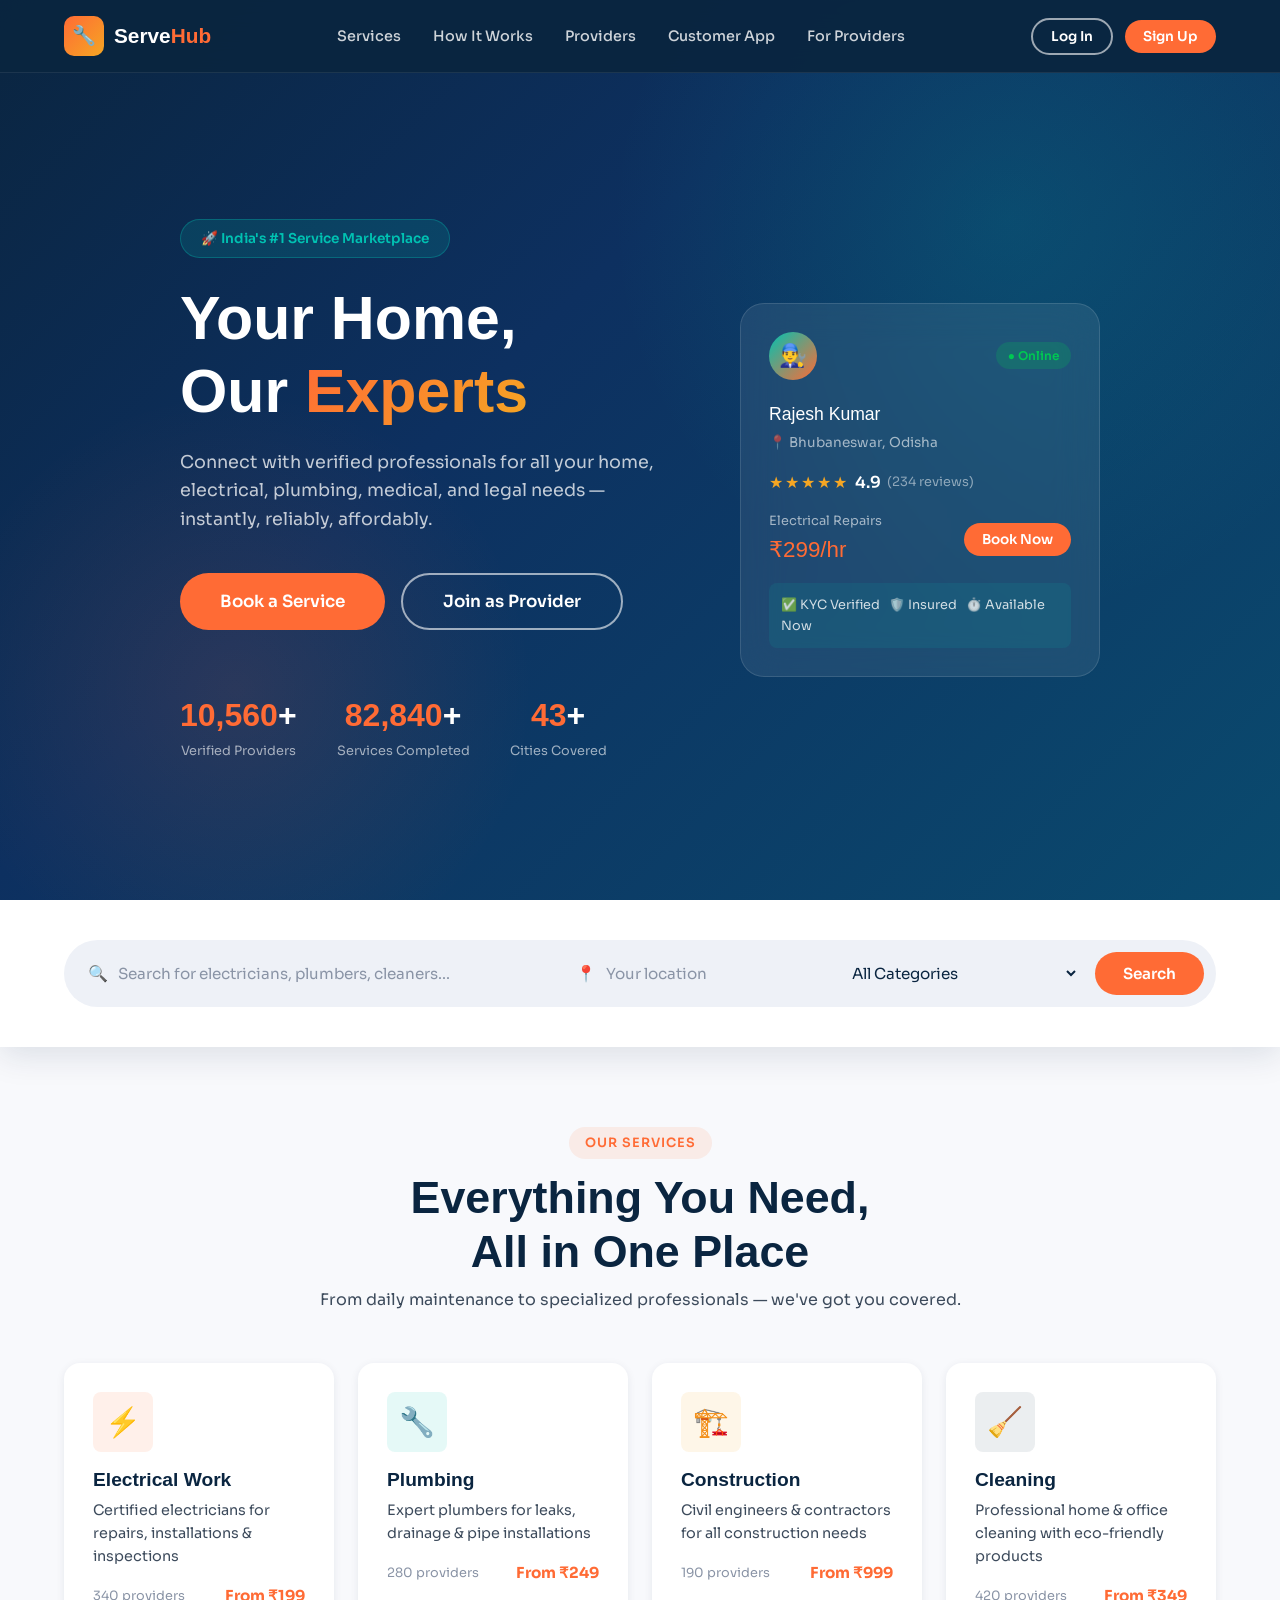
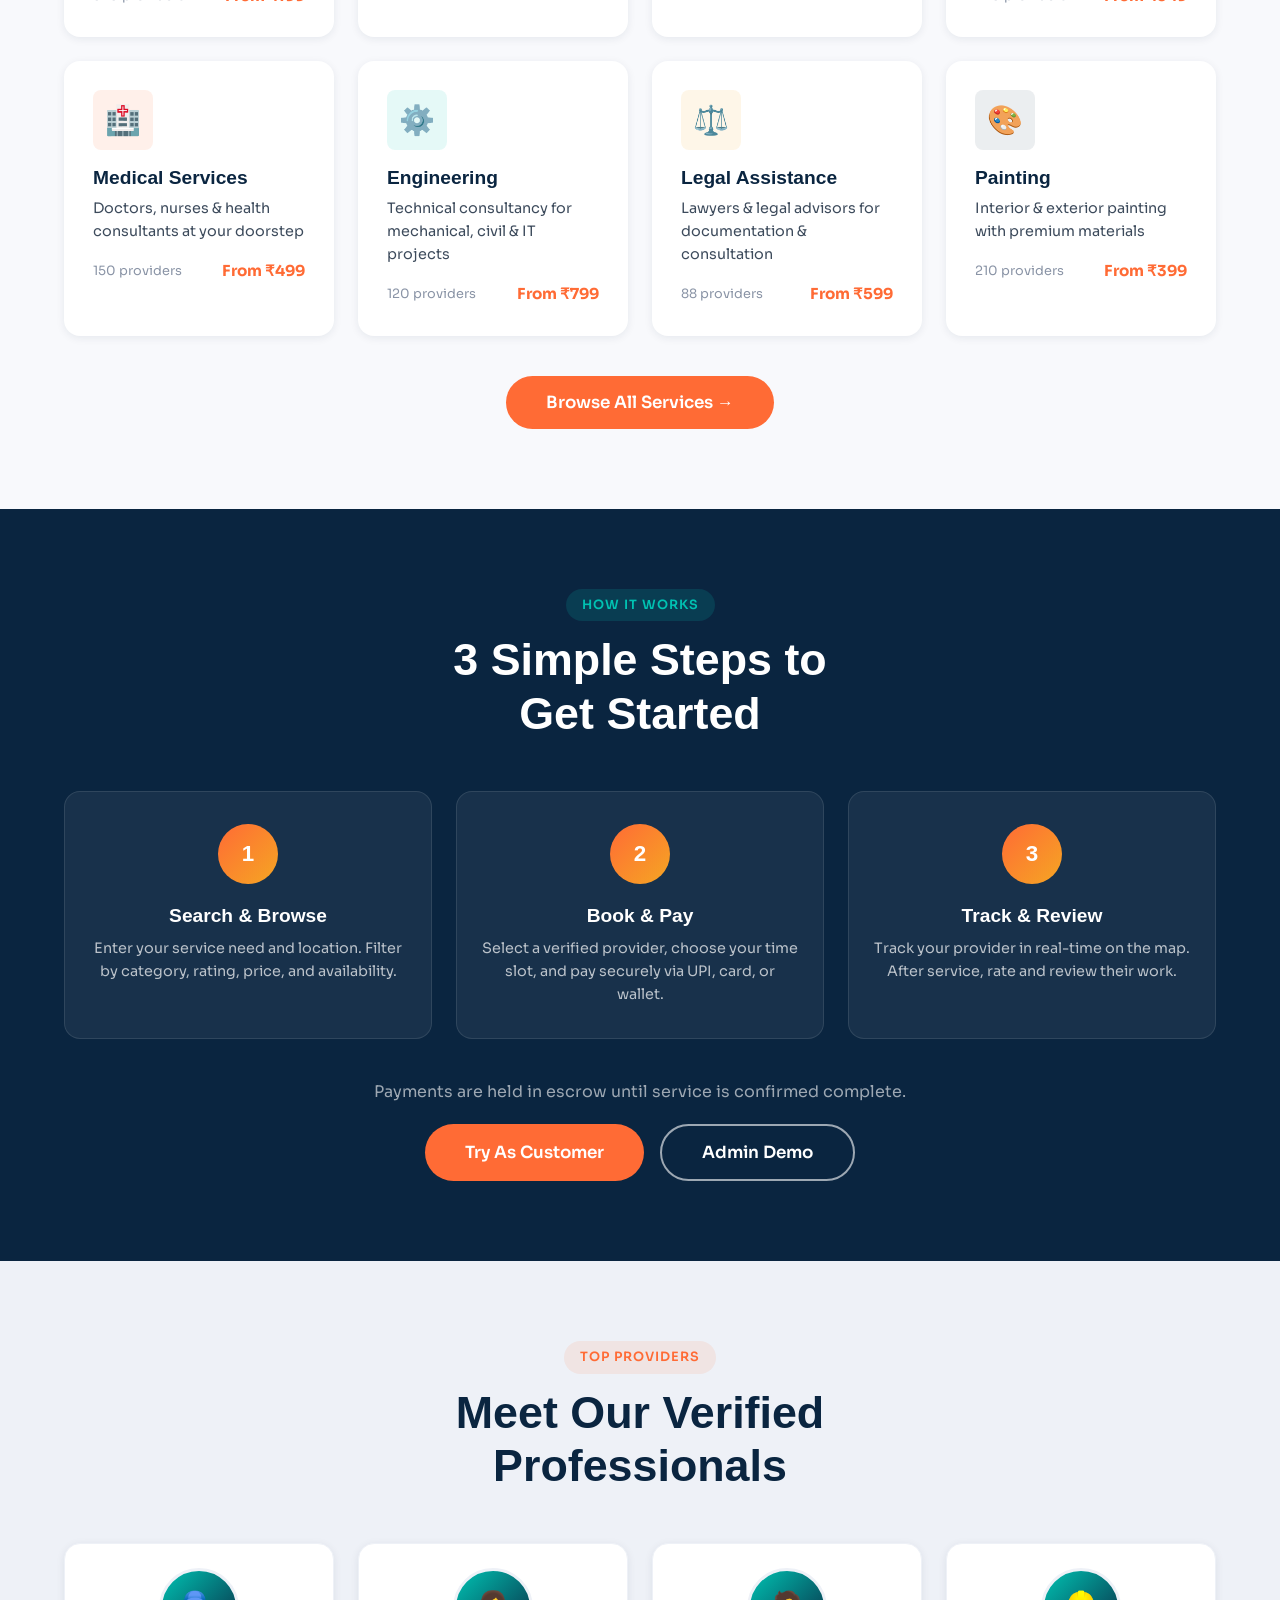
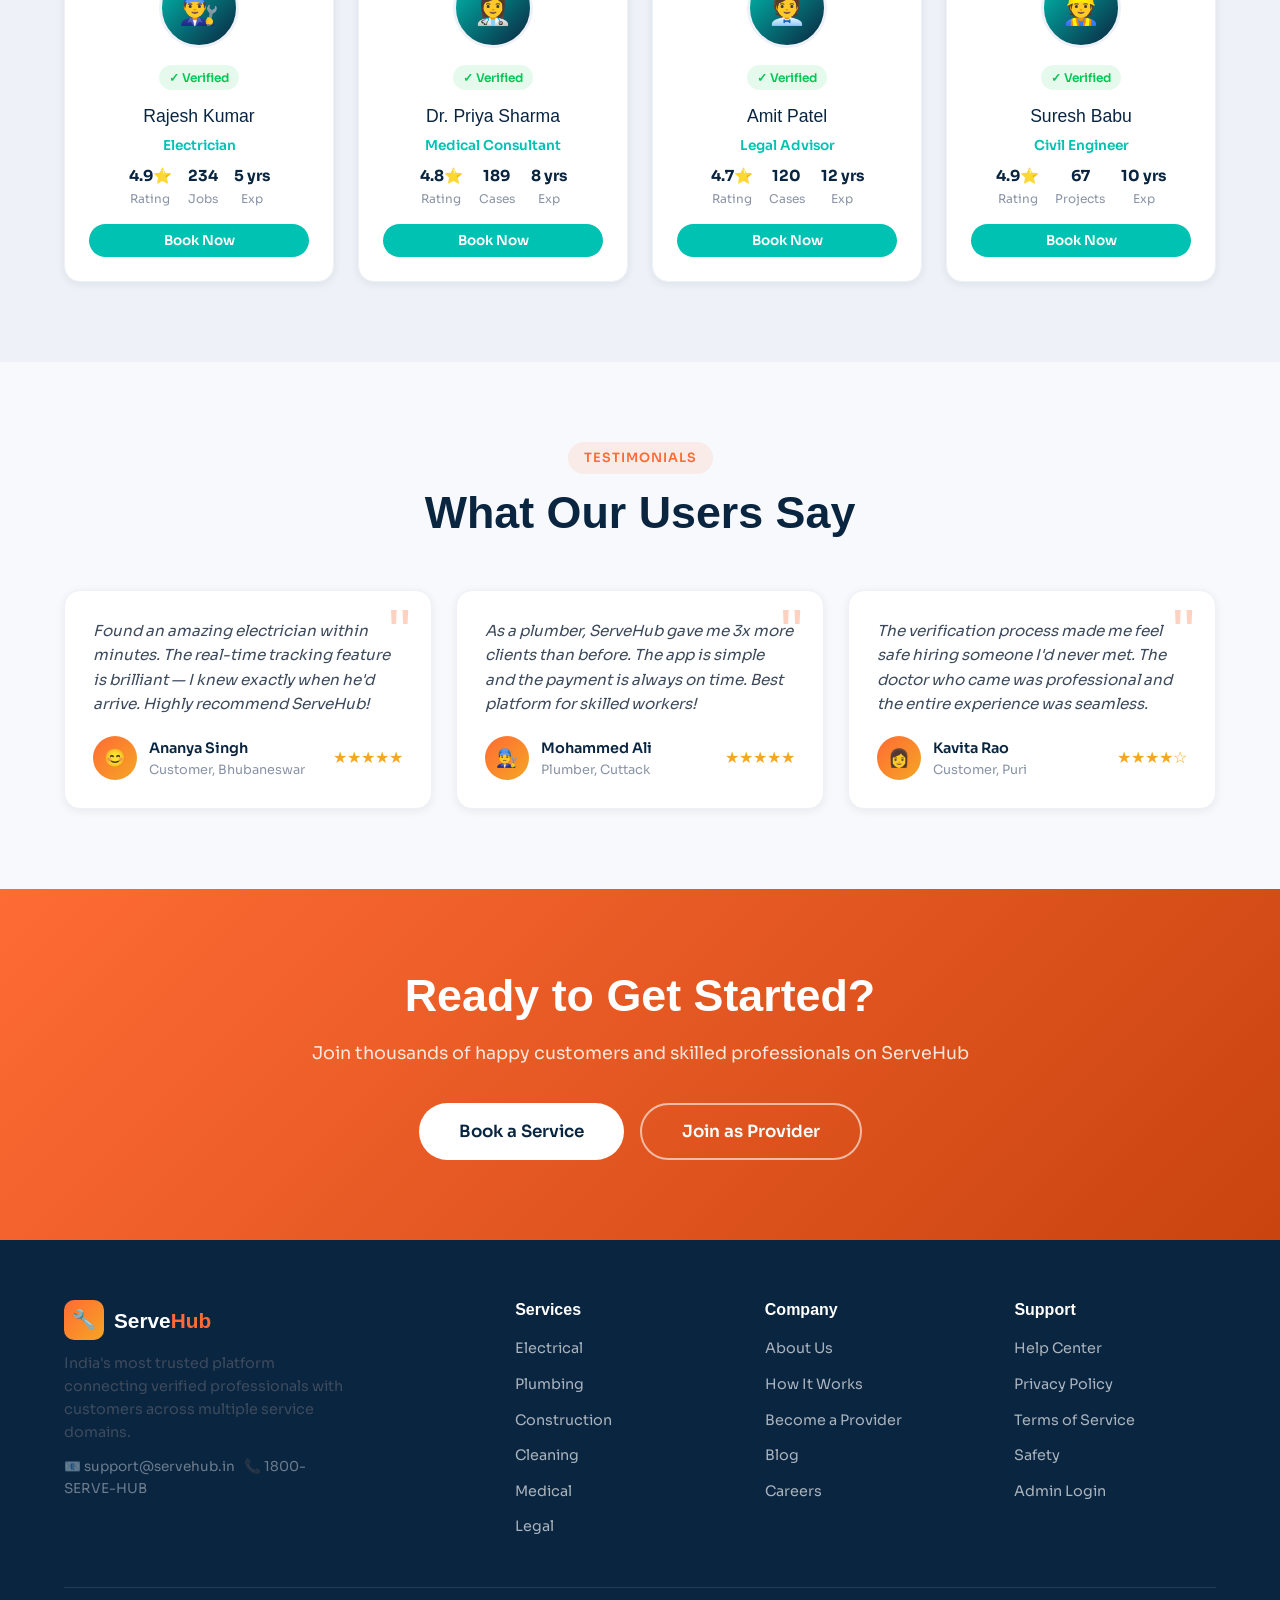
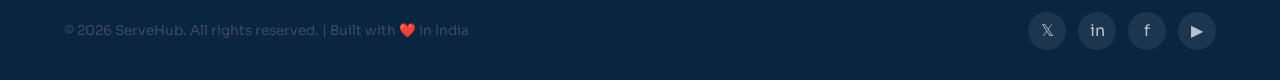
<file: unified-marketplace/index.html>
<!DOCTYPE html>
<html lang="en">
<head>
<meta charset="UTF-8">
<meta name="viewport" content="width=device-width, initial-scale=1.0">
<title>ServeHub – Unified Service Marketplace</title>
<link rel="stylesheet" href="css/style.css">
<link rel="icon" href="data:image/svg+xml,<svg xmlns='http://www.w3.org/2000/svg' viewBox='0 0 100 100'><text y='.9em' font-size='90'>🔧</text></svg>">
</head>
<body>

<!-- NAVBAR -->
<nav class="navbar">
  <div class="container">
    <a href="index.html" class="logo">
      <div class="logo-icon">🔧</div>
      <span class="logo-text">Serve<span>Hub</span></span>
    </a>
    <ul class="nav-links">
      <li><a href="#services">Services</a></li>
      <li><a href="#how-it-works">How It Works</a></li>
      <li><a href="#providers">Providers</a></li>
      <li><a href="customer.html">Customer App</a></li>
      <li><a href="provider.html">For Providers</a></li>
    </ul>
    <div class="nav-actions">
      <button class="btn btn-outline-white btn-sm" data-action="login">Log In</button>
      <button class="btn btn-primary btn-sm" data-action="signup">Sign Up</button>
    </div>
    <button class="hamburger" id="hamburger" aria-label="Menu">
      <span></span><span></span><span></span>
    </button>
  </div>
</nav>

<!-- MOBILE MENU -->
<div class="mobile-menu" id="mobile-menu">
  <a href="#services">Services</a>
  <a href="#how-it-works">How It Works</a>
  <a href="customer.html">Customer App</a>
  <a href="provider.html">For Providers</a>
  <a href="admin.html">Admin Panel</a>
  <button class="btn btn-primary btn-sm" data-action="login" style="width:fit-content">Log In / Sign Up</button>
</div>

<!-- HERO -->
<section class="hero">
  <div class="container flex-between" style="gap:60px; flex-wrap:wrap;">
    <div class="hero-content">
      <div class="hero-badge">🚀 India's #1 Service Marketplace</div>
      <h1>Your Home,<br>Our <span>Experts</span></h1>
      <p>Connect with verified professionals for all your home, electrical, plumbing, medical, and legal needs — instantly, reliably, affordably.</p>
      <div class="hero-actions">
        <button class="btn btn-primary btn-lg" data-action="customer">Book a Service</button>
        <button class="btn btn-outline-white btn-lg" data-action="provider">Join as Provider</button>
      </div>
      <div class="hero-stats">
        <div class="stat-item">
          <div class="stat-number"><span data-count="12000">0</span>+</div>
          <div class="stat-label">Verified Providers</div>
        </div>
        <div class="stat-item">
          <div class="stat-number"><span data-count="95000">0</span>+</div>
          <div class="stat-label">Services Completed</div>
        </div>
        <div class="stat-item">
          <div class="stat-number"><span data-count="50">0</span>+</div>
          <div class="stat-label">Cities Covered</div>
        </div>
      </div>
    </div>
    <div class="hero-visual">
      <div class="hero-card">
        <div class="card-header">
          <div class="card-avatar">👨‍🔧</div>
          <span class="card-badge">● Online</span>
        </div>
        <div class="card-service">Rajesh Kumar</div>
        <div class="card-location">📍 Bhubaneswar, Odisha</div>
        <div class="card-rating">
          <span class="stars">★★★★★</span>
          <span class="rating-val">4.9</span>
          <span class="rating-count">(234 reviews)</span>
        </div>
        <div class="card-price">
          <div>
            <div style="color:rgba(255,255,255,0.6);font-size:0.8rem;">Electrical Repairs</div>
            <div class="price">₹299/hr</div>
          </div>
          <button class="btn btn-primary btn-sm" data-action="book">Book Now</button>
        </div>
        <div style="margin-top:16px; padding:12px; background:rgba(0,194,178,0.1); border-radius:8px; font-size:0.8rem; color:rgba(255,255,255,0.8);">
          ✅ KYC Verified &nbsp; 🛡️ Insured &nbsp; ⏱️ Available Now
        </div>
      </div>
    </div>
  </div>
</section>

<!-- SEARCH BAR -->
<section class="search-section">
  <div class="container">
    <form id="search-form">
      <div class="search-box">
        <div class="search-input-wrap" style="flex:2">
          <span>🔍</span>
          <input type="text" placeholder="Search for electricians, plumbers, cleaners..." />
        </div>
        <div class="search-divider"></div>
        <div class="search-input-wrap" style="flex:1">
          <span>📍</span>
          <input type="text" placeholder="Your location" />
        </div>
        <div class="search-divider"></div>
        <select class="search-select">
          <option>All Categories</option>
          <option>Electrical</option>
          <option>Plumbing</option>
          <option>Cleaning</option>
          <option>Construction</option>
          <option>Medical</option>
          <option>Legal</option>
        </select>
        <button type="submit" class="btn btn-primary" style="margin:4px">Search</button>
      </div>
    </form>
  </div>
</section>

<!-- SERVICES -->
<section class="section" id="services">
  <div class="container">
    <div class="section-header text-center fade-up">
      <div class="section-tag">Our Services</div>
      <h2>Everything You Need,<br>All in One Place</h2>
      <p class="mt-8">From daily maintenance to specialized professionals — we've got you covered.</p>
    </div>
    <div class="grid-4 fade-up">
      <div class="service-card" onclick="window.location.href='customer.html'">
        <div class="service-icon" style="background:rgba(255,107,53,0.1)">⚡</div>
        <h4>Electrical Work</h4>
        <p>Certified electricians for repairs, installations & inspections</p>
        <div class="service-meta">
          <span class="service-providers">340 providers</span>
          <span class="service-price">From ₹199</span>
        </div>
      </div>
      <div class="service-card" onclick="window.location.href='customer.html'">
        <div class="service-icon" style="background:rgba(0,194,178,0.1)">🔧</div>
        <h4>Plumbing</h4>
        <p>Expert plumbers for leaks, drainage & pipe installations</p>
        <div class="service-meta">
          <span class="service-providers">280 providers</span>
          <span class="service-price">From ₹249</span>
        </div>
      </div>
      <div class="service-card" onclick="window.location.href='customer.html'">
        <div class="service-icon" style="background:rgba(245,166,35,0.1)">🏗️</div>
        <h4>Construction</h4>
        <p>Civil engineers & contractors for all construction needs</p>
        <div class="service-meta">
          <span class="service-providers">190 providers</span>
          <span class="service-price">From ₹999</span>
        </div>
      </div>
      <div class="service-card" onclick="window.location.href='customer.html'">
        <div class="service-icon" style="background:rgba(10,37,64,0.08)">🧹</div>
        <h4>Cleaning</h4>
        <p>Professional home & office cleaning with eco-friendly products</p>
        <div class="service-meta">
          <span class="service-providers">420 providers</span>
          <span class="service-price">From ₹349</span>
        </div>
      </div>
      <div class="service-card" onclick="window.location.href='customer.html'">
        <div class="service-icon" style="background:rgba(255,107,53,0.1)">🏥</div>
        <h4>Medical Services</h4>
        <p>Doctors, nurses & health consultants at your doorstep</p>
        <div class="service-meta">
          <span class="service-providers">150 providers</span>
          <span class="service-price">From ₹499</span>
        </div>
      </div>
      <div class="service-card" onclick="window.location.href='customer.html'">
        <div class="service-icon" style="background:rgba(0,194,178,0.1)">⚙️</div>
        <h4>Engineering</h4>
        <p>Technical consultancy for mechanical, civil & IT projects</p>
        <div class="service-meta">
          <span class="service-providers">120 providers</span>
          <span class="service-price">From ₹799</span>
        </div>
      </div>
      <div class="service-card" onclick="window.location.href='customer.html'">
        <div class="service-icon" style="background:rgba(245,166,35,0.1)">⚖️</div>
        <h4>Legal Assistance</h4>
        <p>Lawyers & legal advisors for documentation & consultation</p>
        <div class="service-meta">
          <span class="service-providers">88 providers</span>
          <span class="service-price">From ₹599</span>
        </div>
      </div>
      <div class="service-card" onclick="window.location.href='customer.html'">
        <div class="service-icon" style="background:rgba(10,37,64,0.08)">🎨</div>
        <h4>Painting</h4>
        <p>Interior & exterior painting with premium materials</p>
        <div class="service-meta">
          <span class="service-providers">210 providers</span>
          <span class="service-price">From ₹399</span>
        </div>
      </div>
    </div>
    <div class="text-center mt-40">
      <button class="btn btn-primary btn-lg" data-action="customer">Browse All Services →</button>
    </div>
  </div>
</section>

<!-- HOW IT WORKS -->
<section class="section section-dark" id="how-it-works">
  <div class="container">
    <div class="section-header text-center fade-up">
      <div class="section-tag">How It Works</div>
      <h2 style="color:var(--white)">3 Simple Steps to<br>Get Started</h2>
    </div>
    <div class="grid-3 fade-up">
      <div class="step-card">
        <div class="step-number">1</div>
        <h4>Search & Browse</h4>
        <p>Enter your service need and location. Filter by category, rating, price, and availability.</p>
      </div>
      <div class="step-card">
        <div class="step-number">2</div>
        <h4>Book & Pay</h4>
        <p>Select a verified provider, choose your time slot, and pay securely via UPI, card, or wallet.</p>
      </div>
      <div class="step-card">
        <div class="step-number">3</div>
        <h4>Track & Review</h4>
        <p>Track your provider in real-time on the map. After service, rate and review their work.</p>
      </div>
    </div>
    <div class="text-center mt-40 fade-up">
      <p style="color:rgba(255,255,255,0.6); margin-bottom:20px">Payments are held in escrow until service is confirmed complete.</p>
      <div style="display:flex; gap:16px; justify-content:center; flex-wrap:wrap;">
        <button class="btn btn-primary btn-lg" data-action="customer">Try As Customer</button>
        <button class="btn btn-outline-white btn-lg" data-action="admin">Admin Demo</button>
      </div>
    </div>
  </div>
</section>

<!-- PROVIDERS -->
<section class="section section-alt" id="providers">
  <div class="container">
    <div class="section-header text-center fade-up">
      <div class="section-tag">Top Providers</div>
      <h2>Meet Our Verified<br>Professionals</h2>
    </div>
    <div class="grid-4 fade-up">
      <div class="provider-card">
        <div class="provider-avatar">👨‍🔧</div>
        <div class="verified-badge">✓ Verified</div>
        <div class="provider-name">Rajesh Kumar</div>
        <div class="provider-category">Electrician</div>
        <div class="provider-stats">
          <div class="pstat"><div class="pstat-val">4.9⭐</div><div class="pstat-label">Rating</div></div>
          <div class="pstat"><div class="pstat-val">234</div><div class="pstat-label">Jobs</div></div>
          <div class="pstat"><div class="pstat-val">5 yrs</div><div class="pstat-label">Exp</div></div>
        </div>
        <button class="btn btn-teal btn-sm btn-full" data-action="book">Book Now</button>
      </div>
      <div class="provider-card">
        <div class="provider-avatar">👩‍⚕️</div>
        <div class="verified-badge">✓ Verified</div>
        <div class="provider-name">Dr. Priya Sharma</div>
        <div class="provider-category">Medical Consultant</div>
        <div class="provider-stats">
          <div class="pstat"><div class="pstat-val">4.8⭐</div><div class="pstat-label">Rating</div></div>
          <div class="pstat"><div class="pstat-val">189</div><div class="pstat-label">Cases</div></div>
          <div class="pstat"><div class="pstat-val">8 yrs</div><div class="pstat-label">Exp</div></div>
        </div>
        <button class="btn btn-teal btn-sm btn-full" data-action="book">Book Now</button>
      </div>
      <div class="provider-card">
        <div class="provider-avatar">🧑‍💼</div>
        <div class="verified-badge">✓ Verified</div>
        <div class="provider-name">Amit Patel</div>
        <div class="provider-category">Legal Advisor</div>
        <div class="provider-stats">
          <div class="pstat"><div class="pstat-val">4.7⭐</div><div class="pstat-label">Rating</div></div>
          <div class="pstat"><div class="pstat-val">120</div><div class="pstat-label">Cases</div></div>
          <div class="pstat"><div class="pstat-val">12 yrs</div><div class="pstat-label">Exp</div></div>
        </div>
        <button class="btn btn-teal btn-sm btn-full" data-action="book">Book Now</button>
      </div>
      <div class="provider-card">
        <div class="provider-avatar">👷</div>
        <div class="verified-badge">✓ Verified</div>
        <div class="provider-name">Suresh Babu</div>
        <div class="provider-category">Civil Engineer</div>
        <div class="provider-stats">
          <div class="pstat"><div class="pstat-val">4.9⭐</div><div class="pstat-label">Rating</div></div>
          <div class="pstat"><div class="pstat-val">67</div><div class="pstat-label">Projects</div></div>
          <div class="pstat"><div class="pstat-val">10 yrs</div><div class="pstat-label">Exp</div></div>
        </div>
        <button class="btn btn-teal btn-sm btn-full" data-action="book">Book Now</button>
      </div>
    </div>
  </div>
</section>

<!-- TESTIMONIALS -->
<section class="section">
  <div class="container">
    <div class="section-header text-center fade-up">
      <div class="section-tag">Testimonials</div>
      <h2>What Our Users Say</h2>
    </div>
    <div class="grid-3 fade-up">
      <div class="testimonial-card">
        <p class="testimonial-text">Found an amazing electrician within minutes. The real-time tracking feature is brilliant — I knew exactly when he'd arrive. Highly recommend ServeHub!</p>
        <div class="testimonial-author">
          <div class="t-avatar">😊</div>
          <div><div class="t-name">Ananya Singh</div><div class="t-role">Customer, Bhubaneswar</div></div>
          <span style="margin-left:auto;color:var(--gold)">★★★★★</span>
        </div>
      </div>
      <div class="testimonial-card">
        <p class="testimonial-text">As a plumber, ServeHub gave me 3x more clients than before. The app is simple and the payment is always on time. Best platform for skilled workers!</p>
        <div class="testimonial-author">
          <div class="t-avatar">👨‍🔧</div>
          <div><div class="t-name">Mohammed Ali</div><div class="t-role">Plumber, Cuttack</div></div>
          <span style="margin-left:auto;color:var(--gold)">★★★★★</span>
        </div>
      </div>
      <div class="testimonial-card">
        <p class="testimonial-text">The verification process made me feel safe hiring someone I'd never met. The doctor who came was professional and the entire experience was seamless.</p>
        <div class="testimonial-author">
          <div class="t-avatar">👩</div>
          <div><div class="t-name">Kavita Rao</div><div class="t-role">Customer, Puri</div></div>
          <span style="margin-left:auto;color:var(--gold)">★★★★☆</span>
        </div>
      </div>
    </div>
  </div>
</section>

<!-- CTA BANNER -->
<section style="background: linear-gradient(135deg, var(--accent) 0%, #c9440f 100%); padding: 80px 0;">
  <div class="container text-center">
    <h2 style="color:white; margin-bottom:16px">Ready to Get Started?</h2>
    <p style="color:rgba(255,255,255,0.85); font-size:1.1rem; margin-bottom:36px">Join thousands of happy customers and skilled professionals on ServeHub</p>
    <div style="display:flex; gap:16px; justify-content:center; flex-wrap:wrap">
      <button class="btn btn-white btn-lg" data-action="customer">Book a Service</button>
      <button class="btn btn-outline-white btn-lg" data-action="provider">Join as Provider</button>
    </div>
  </div>
</section>

<!-- FOOTER -->
<footer class="footer">
  <div class="container">
    <div class="footer-grid">
      <div class="footer-brand">
        <a href="index.html" class="logo" style="margin-bottom:12px;">
          <div class="logo-icon">🔧</div>
          <span class="logo-text">Serve<span>Hub</span></span>
        </a>
        <p>India's most trusted platform connecting verified professionals with customers across multiple service domains.</p>
        <p style="margin-top:12px; font-size:0.85rem; color:rgba(255,255,255,0.4)">📧 support@servehub.in &nbsp; 📞 1800-SERVE-HUB</p>
      </div>
      <div>
        <h5>Services</h5>
        <ul class="footer-links">
          <li><a href="#">Electrical</a></li>
          <li><a href="#">Plumbing</a></li>
          <li><a href="#">Construction</a></li>
          <li><a href="#">Cleaning</a></li>
          <li><a href="#">Medical</a></li>
          <li><a href="#">Legal</a></li>
        </ul>
      </div>
      <div>
        <h5>Company</h5>
        <ul class="footer-links">
          <li><a href="#">About Us</a></li>
          <li><a href="#">How It Works</a></li>
          <li><a href="#">Become a Provider</a></li>
          <li><a href="#">Blog</a></li>
          <li><a href="#">Careers</a></li>
        </ul>
      </div>
      <div>
        <h5>Support</h5>
        <ul class="footer-links">
          <li><a href="#">Help Center</a></li>
          <li><a href="#">Privacy Policy</a></li>
          <li><a href="#">Terms of Service</a></li>
          <li><a href="#">Safety</a></li>
          <li><a href="admin.html">Admin Login</a></li>
        </ul>
      </div>
    </div>
    <div class="footer-bottom">
      <p>© 2026 ServeHub. All rights reserved. | Built with ❤️ in India</p>
      <div class="social-links">
        <a href="#" class="social-link">𝕏</a>
        <a href="#" class="social-link">in</a>
        <a href="#" class="social-link">f</a>
        <a href="#" class="social-link">▶</a>
      </div>
    </div>
  </div>
</footer>

<!-- AUTH MODAL -->
<div class="modal-overlay" id="auth-modal">
  <div class="modal">
    <div class="modal-header">
      <div class="modal-title">Welcome to ServeHub 🔧</div>
      <button class="modal-close">✕</button>
    </div>
    <div class="modal-tabs">
      <button class="modal-tab active" data-tab="login-tab">Login</button>
      <button class="modal-tab" data-tab="register-tab">Register</button>
    </div>
    <!-- Login Tab -->
    <div id="login-tab" class="tab-content">
      <form id="login-form">
        <div class="form-group">
          <label class="form-label">Email / Mobile</label>
          <input class="form-control" type="text" name="email" placeholder="Enter your email or mobile" required />
        </div>
        <div class="form-group">
          <label class="form-label">Password</label>
          <input class="form-control" type="password" name="password" placeholder="Enter your password" required />
        </div>
        <button type="submit" class="btn btn-primary btn-full">Login →</button>
      </form>
      <div class="divider"><span>or continue with</span></div>
      <div class="social-login">
        <button class="btn-social" onclick="window.location.href='customer.html'">🔵 Continue with Google</button>
        <button class="btn-social" onclick="window.location.href='customer.html'">🔷 Continue with Facebook</button>
      </div>
    </div>
    <!-- Register Tab -->
    <div id="register-tab" class="tab-content hidden">
      <form id="register-form">
        <div class="form-group">
          <label class="form-label">Full Name</label>
          <input class="form-control" type="text" name="name" placeholder="Enter your full name" required />
        </div>
        <div class="form-group">
          <label class="form-label">Email</label>
          <input class="form-control" type="email" name="email" placeholder="Enter your email" required />
        </div>
        <div class="form-group">
          <label class="form-label">Mobile Number</label>
          <input class="form-control" type="tel" name="mobile" placeholder="+91 XXXXX XXXXX" />
        </div>
        <div class="form-group">
          <label class="form-label">Register As</label>
          <select class="form-control" name="role">
            <option>Customer</option>
            <option>Service Provider</option>
          </select>
        </div>
        <div class="form-group">
          <label class="form-label">Password</label>
          <input class="form-control" type="password" name="password" placeholder="Create a password" required />
        </div>
        <button type="submit" class="btn btn-primary btn-full">Create Account →</button>
      </form>
    </div>
  </div>
</div>

<!-- BOOKING MODAL -->
<div class="modal-overlay" id="booking-modal">
  <div class="modal">
    <div class="modal-header">
      <div class="modal-title">Book a Service 📅</div>
      <button class="modal-close">✕</button>
    </div>
    <form id="booking-form">
      <div class="form-group">
        <label class="form-label">Service Category</label>
        <select class="form-control">
          <option>Electrical Work</option>
          <option>Plumbing</option>
          <option>Cleaning</option>
          <option>Construction</option>
          <option>Medical</option>
          <option>Legal</option>
        </select>
      </div>
      <div class="form-group">
        <label class="form-label">Date</label>
        <input class="form-control" type="date" min="2026-01-01" />
      </div>
      <div class="form-group">
        <label class="form-label">Preferred Time</label>
        <select class="form-control">
          <option>9:00 AM – 11:00 AM</option>
          <option>11:00 AM – 1:00 PM</option>
          <option>2:00 PM – 4:00 PM</option>
          <option>4:00 PM – 6:00 PM</option>
        </select>
      </div>
      <div class="form-group">
        <label class="form-label">Address</label>
        <input class="form-control" type="text" placeholder="Enter your service address" />
      </div>
      <div class="form-group">
        <label class="form-label">Description (optional)</label>
        <textarea class="form-control" rows="3" placeholder="Describe your issue..."></textarea>
      </div>
      <button type="submit" class="btn btn-primary btn-full">Confirm Booking →</button>
    </form>
  </div>
</div>

<script src="js/main.js"></script>
</body>
</html>
</file>
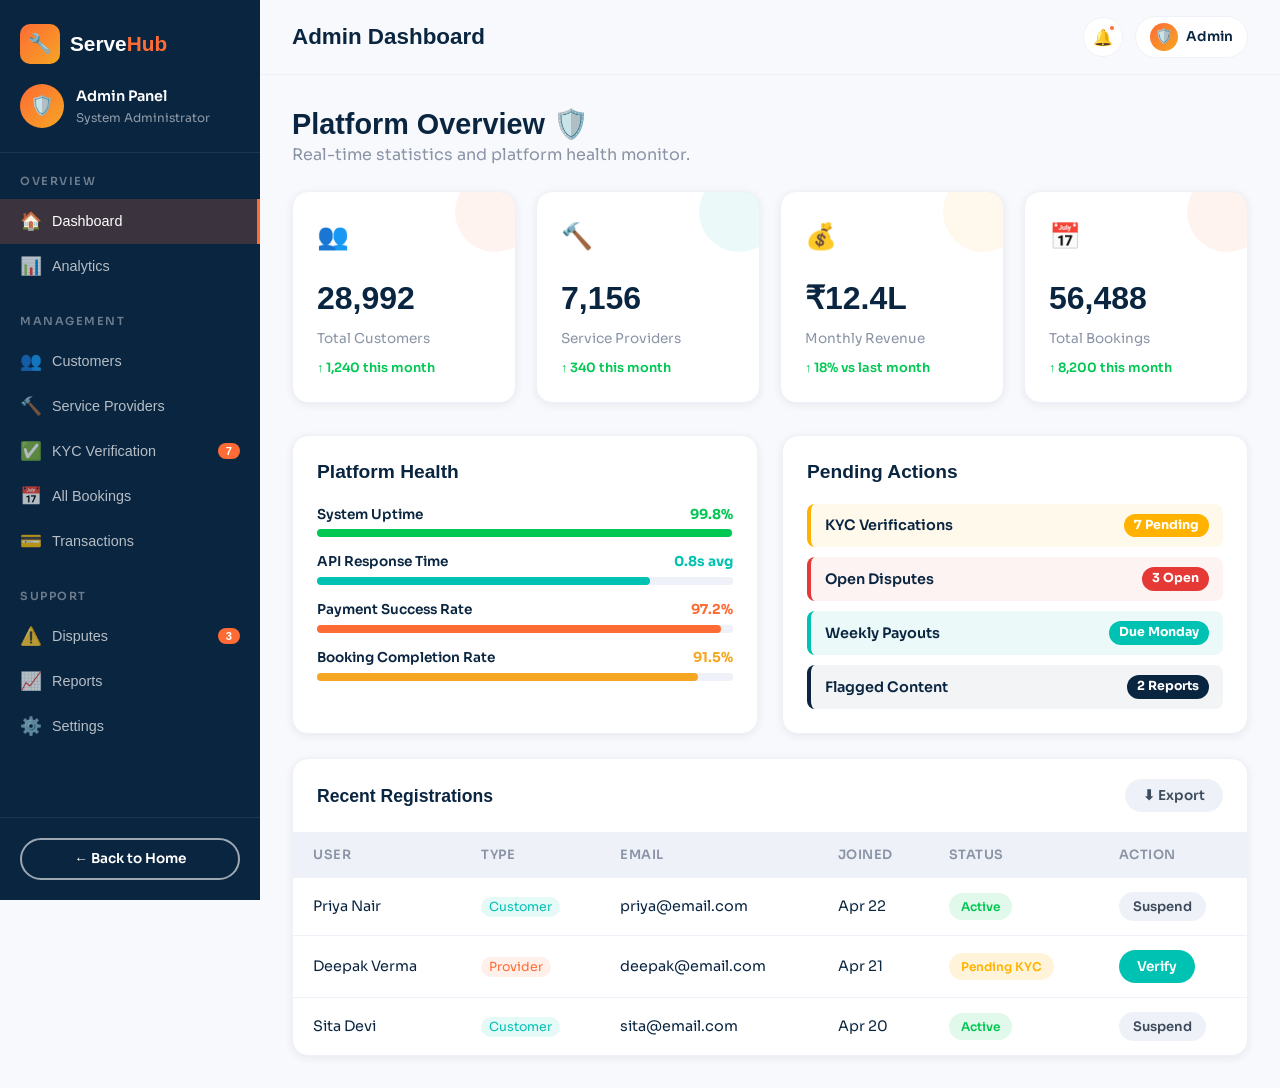
<file: unified-marketplace/admin.html>
<!DOCTYPE html>
<html lang="en">
<head>
<meta charset="UTF-8">
<meta name="viewport" content="width=device-width, initial-scale=1.0">
<title>Admin Panel – ServeHub</title>
<link rel="stylesheet" href="css/style.css">
<link rel="stylesheet" href="css/dashboard.css">
</head>
<body>
<div class="dash-layout">
<aside class="sidebar" id="sidebar">
  <div class="sidebar-header">
    <a href="index.html" class="logo">
      <div class="logo-icon">🔧</div>
      <span class="logo-text">Serve<span>Hub</span></span>
    </a>
    <div class="sidebar-user">
      <div class="sidebar-avatar">🛡️</div>
      <div class="sidebar-user-info">
        <div class="user-name">Admin Panel</div>
        <div class="user-role">System Administrator</div>
      </div>
    </div>
  </div>
  <nav class="sidebar-nav">
    <div class="nav-section">
      <div class="nav-section-label">Overview</div>
      <button class="nav-item active" data-page="dashboard"><span class="nav-icon">🏠</span><span class="nav-label">Dashboard</span></button>
      <button class="nav-item" data-page="analytics"><span class="nav-icon">📊</span><span class="nav-label">Analytics</span></button>
    </div>
    <div class="nav-section">
      <div class="nav-section-label">Management</div>
      <button class="nav-item" data-page="customers"><span class="nav-icon">👥</span><span class="nav-label">Customers</span></button>
      <button class="nav-item" data-page="providers"><span class="nav-icon">🔨</span><span class="nav-label">Service Providers</span></button>
      <button class="nav-item" data-page="verification"><span class="nav-icon">✅</span><span class="nav-label">KYC Verification</span><span class="nav-badge">7</span></button>
      <button class="nav-item" data-page="bookings"><span class="nav-icon">📅</span><span class="nav-label">All Bookings</span></button>
      <button class="nav-item" data-page="transactions"><span class="nav-icon">💳</span><span class="nav-label">Transactions</span></button>
    </div>
    <div class="nav-section">
      <div class="nav-section-label">Support</div>
      <button class="nav-item" data-page="disputes"><span class="nav-icon">⚠️</span><span class="nav-label">Disputes</span><span class="nav-badge">3</span></button>
      <button class="nav-item" data-page="reports"><span class="nav-icon">📈</span><span class="nav-label">Reports</span></button>
      <button class="nav-item" data-page="settings"><span class="nav-icon">⚙️</span><span class="nav-label">Settings</span></button>
    </div>
  </nav>
  <div class="sidebar-footer">
    <a href="index.html" class="btn btn-outline-white btn-sm btn-full">← Back to Home</a>
  </div>
</aside>
<div class="dash-overlay" id="dash-overlay"></div>

<main class="dash-main">
  <div class="dash-topbar">
    <div style="display:flex;align-items:center;gap:16px">
      <button class="topbar-icon-btn" id="mobile-ham" style="display:none">☰</button>
      <div class="topbar-title" id="topbar-title">Admin Dashboard</div>
    </div>
    <div class="topbar-actions">
      <button class="topbar-icon-btn" title="Notifications">🔔<span class="notif-dot"></span></button>
      <div style="display:flex;align-items:center;gap:8px;background:var(--white);border:1.5px solid var(--light-gray);border-radius:99px;padding:6px 14px;font-size:0.85rem;font-weight:600;cursor:pointer">
        <div style="width:28px;height:28px;border-radius:50%;background:linear-gradient(135deg,var(--accent),var(--gold));display:flex;align-items:center;justify-content:center;font-size:0.9rem">🛡️</div>
        Admin
      </div>
    </div>
  </div>

  <div class="dash-content">

    <!-- DASHBOARD -->
    <div class="page-section active" id="page-dashboard">
      <div style="margin-bottom:24px">
        <h3>Platform Overview 🛡️</h3>
        <p class="text-muted">Real-time statistics and platform health monitor.</p>
      </div>
      <div class="stats-grid">
        <div class="stat-card">
          <span class="stat-icon">👥</span>
          <div class="stat-val" data-count="48320">0</div>
          <div class="stat-desc">Total Customers</div>
          <div class="stat-change up">↑ 1,240 this month</div>
        </div>
        <div class="stat-card teal">
          <span class="stat-icon">🔨</span>
          <div class="stat-val" data-count="12089">0</div>
          <div class="stat-desc">Service Providers</div>
          <div class="stat-change up">↑ 340 this month</div>
        </div>
        <div class="stat-card gold">
          <span class="stat-icon">💰</span>
          <div class="stat-val">₹12.4L</div>
          <div class="stat-desc">Monthly Revenue</div>
          <div class="stat-change up">↑ 18% vs last month</div>
        </div>
        <div class="stat-card">
          <span class="stat-icon">📅</span>
          <div class="stat-val" data-count="95420">0</div>
          <div class="stat-desc">Total Bookings</div>
          <div class="stat-change up">↑ 8,200 this month</div>
        </div>
      </div>

      <!-- Platform Health -->
      <div class="grid-2 mb-24">
        <div class="table-card" style="padding:24px">
          <h4 style="margin-bottom:20px">Platform Health</h4>
          <div style="display:flex;flex-direction:column;gap:14px">
            <div>
              <div style="display:flex;justify-content:space-between;margin-bottom:4px"><span style="font-size:0.85rem;font-weight:600">System Uptime</span><span style="color:var(--success);font-weight:700;font-size:0.85rem">99.8%</span></div>
              <div style="background:var(--light-gray);border-radius:99px;height:8px"><div style="width:99.8%;height:100%;background:var(--success);border-radius:99px"></div></div>
            </div>
            <div>
              <div style="display:flex;justify-content:space-between;margin-bottom:4px"><span style="font-size:0.85rem;font-weight:600">API Response Time</span><span style="color:var(--teal);font-weight:700;font-size:0.85rem">0.8s avg</span></div>
              <div style="background:var(--light-gray);border-radius:99px;height:8px"><div style="width:80%;height:100%;background:var(--teal);border-radius:99px"></div></div>
            </div>
            <div>
              <div style="display:flex;justify-content:space-between;margin-bottom:4px"><span style="font-size:0.85rem;font-weight:600">Payment Success Rate</span><span style="color:var(--accent);font-weight:700;font-size:0.85rem">97.2%</span></div>
              <div style="background:var(--light-gray);border-radius:99px;height:8px"><div style="width:97.2%;height:100%;background:var(--accent);border-radius:99px"></div></div>
            </div>
            <div>
              <div style="display:flex;justify-content:space-between;margin-bottom:4px"><span style="font-size:0.85rem;font-weight:600">Booking Completion Rate</span><span style="color:var(--gold);font-weight:700;font-size:0.85rem">91.5%</span></div>
              <div style="background:var(--light-gray);border-radius:99px;height:8px"><div style="width:91.5%;height:100%;background:var(--gold);border-radius:99px"></div></div>
            </div>
          </div>
        </div>
        <div class="table-card" style="padding:24px">
          <h4 style="margin-bottom:20px">Pending Actions</h4>
          <div style="display:flex;flex-direction:column;gap:10px">
            <div style="display:flex;align-items:center;justify-content:space-between;padding:10px 14px;background:rgba(255,179,0,0.08);border-radius:8px;border-left:4px solid var(--warning)">
              <span style="font-size:0.9rem;font-weight:600">KYC Verifications</span>
              <span style="background:var(--warning);color:white;padding:2px 10px;border-radius:99px;font-size:0.78rem;font-weight:700">7 Pending</span>
            </div>
            <div style="display:flex;align-items:center;justify-content:space-between;padding:10px 14px;background:rgba(229,57,53,0.06);border-radius:8px;border-left:4px solid var(--danger)">
              <span style="font-size:0.9rem;font-weight:600">Open Disputes</span>
              <span style="background:var(--danger);color:white;padding:2px 10px;border-radius:99px;font-size:0.78rem;font-weight:700">3 Open</span>
            </div>
            <div style="display:flex;align-items:center;justify-content:space-between;padding:10px 14px;background:rgba(0,194,178,0.08);border-radius:8px;border-left:4px solid var(--teal)">
              <span style="font-size:0.9rem;font-weight:600">Weekly Payouts</span>
              <span style="background:var(--teal);color:white;padding:2px 10px;border-radius:99px;font-size:0.78rem;font-weight:700">Due Monday</span>
            </div>
            <div style="display:flex;align-items:center;justify-content:space-between;padding:10px 14px;background:rgba(10,37,64,0.05);border-radius:8px;border-left:4px solid var(--primary)">
              <span style="font-size:0.9rem;font-weight:600">Flagged Content</span>
              <span style="background:var(--primary);color:white;padding:2px 10px;border-radius:99px;font-size:0.78rem;font-weight:700">2 Reports</span>
            </div>
          </div>
        </div>
      </div>

      <!-- Recent Activity -->
      <div class="table-card">
        <div class="table-header"><div class="table-title">Recent Registrations</div><button class="btn btn-sm" style="background:var(--light-gray);color:var(--dark-gray);border-radius:99px;padding:8px 18px;cursor:pointer;" data-export>⬇ Export</button></div>
        <table class="data-table">
          <thead><tr><th>User</th><th>Type</th><th>Email</th><th>Joined</th><th>Status</th><th>Action</th></tr></thead>
          <tbody>
            <tr><td>Priya Nair</td><td><span style="background:rgba(0,194,178,0.1);color:var(--teal);padding:2px 8px;border-radius:99px;font-size:0.78rem">Customer</span></td><td>priya@email.com</td><td>Apr 22</td><td><span class="status-badge status-active">Active</span></td><td><button class="btn btn-sm" style="background:var(--light-gray);color:var(--dark-gray);border-radius:99px;padding:6px 14px;font-size:0.82rem;cursor:pointer;" data-booking-action="suspend">Suspend</button></td></tr>
            <tr><td>Deepak Verma</td><td><span style="background:rgba(255,107,53,0.1);color:var(--accent);padding:2px 8px;border-radius:99px;font-size:0.78rem">Provider</span></td><td>deepak@email.com</td><td>Apr 21</td><td><span class="status-badge status-pending">Pending KYC</span></td><td><button class="btn btn-sm btn-teal" onclick="document.querySelector('[data-page=verification]').click()">Verify</button></td></tr>
            <tr><td>Sita Devi</td><td><span style="background:rgba(0,194,178,0.1);color:var(--teal);padding:2px 8px;border-radius:99px;font-size:0.78rem">Customer</span></td><td>sita@email.com</td><td>Apr 20</td><td><span class="status-badge status-active">Active</span></td><td><button class="btn btn-sm" style="background:var(--light-gray);color:var(--dark-gray);border-radius:99px;padding:6px 14px;font-size:0.82rem;cursor:pointer;" data-booking-action="suspend">Suspend</button></td></tr>
          </tbody>
        </table>
      </div>
    </div>

    <!-- ANALYTICS -->
    <div class="page-section" id="page-analytics">
      <h3 style="margin-bottom:8px">Platform Analytics</h3>
      <p class="text-muted mb-24">Comprehensive data insights for the platform.</p>
      <div class="stats-grid mb-24">
        <div class="stat-card"><span class="stat-icon">📈</span><div class="stat-val">18%</div><div class="stat-desc">Monthly Growth</div></div>
        <div class="stat-card teal"><span class="stat-icon">⭐</span><div class="stat-val">4.7</div><div class="stat-desc">Avg Platform Rating</div></div>
        <div class="stat-card gold"><span class="stat-icon">🔄</span><div class="stat-val">68%</div><div class="stat-desc">Repeat Customer Rate</div></div>
        <div class="stat-card"><span class="stat-icon">⚡</span><div class="stat-val">23 min</div><div class="stat-desc">Avg Response Time</div></div>
      </div>
      <div class="table-card">
        <div class="table-header"><div class="table-title">Services by Category (This Month)</div></div>
        <div class="chart-container">
          <div style="display:flex;flex-direction:column;gap:10px;padding:0 8px">
            <div><div style="display:flex;justify-content:space-between;margin-bottom:4px"><span style="font-size:0.85rem;font-weight:600">⚡ Electrical</span><span style="font-size:0.85rem;color:var(--mid-gray)">2,840 bookings</span></div><div style="background:var(--light-gray);border-radius:99px;height:12px"><div style="width:85%;height:100%;background:linear-gradient(90deg,var(--accent),var(--gold));border-radius:99px;transition:width 1s"></div></div></div>
            <div><div style="display:flex;justify-content:space-between;margin-bottom:4px"><span style="font-size:0.85rem;font-weight:600">🔧 Plumbing</span><span style="font-size:0.85rem;color:var(--mid-gray)">1,920 bookings</span></div><div style="background:var(--light-gray);border-radius:99px;height:12px"><div style="width:60%;height:100%;background:linear-gradient(90deg,var(--teal),#00e5d2);border-radius:99px"></div></div></div>
            <div><div style="display:flex;justify-content:space-between;margin-bottom:4px"><span style="font-size:0.85rem;font-weight:600">🧹 Cleaning</span><span style="font-size:0.85rem;color:var(--mid-gray)">2,100 bookings</span></div><div style="background:var(--light-gray);border-radius:99px;height:12px"><div style="width:70%;height:100%;background:linear-gradient(90deg,#6C63FF,#a29bfe);border-radius:99px"></div></div></div>
            <div><div style="display:flex;justify-content:space-between;margin-bottom:4px"><span style="font-size:0.85rem;font-weight:600">🏥 Medical</span><span style="font-size:0.85rem;color:var(--mid-gray)">980 bookings</span></div><div style="background:var(--light-gray);border-radius:99px;height:12px"><div style="width:32%;height:100%;background:linear-gradient(90deg,#00b894,#00cec9);border-radius:99px"></div></div></div>
            <div><div style="display:flex;justify-content:space-between;margin-bottom:4px"><span style="font-size:0.85rem;font-weight:600">⚖️ Legal</span><span style="font-size:0.85rem;color:var(--mid-gray)">340 bookings</span></div><div style="background:var(--light-gray);border-radius:99px;height:12px"><div style="width:15%;height:100%;background:linear-gradient(90deg,var(--primary),#1a3a5c);border-radius:99px"></div></div></div>
          </div>
        </div>
      </div>
    </div>

    <!-- CUSTOMERS -->
    <div class="page-section" id="page-customers">
      <h3 style="margin-bottom:8px">Customer Management</h3>
      <p class="text-muted mb-24">View and manage all customer accounts.</p>
      <div class="filter-bar">
        <button class="filter-chip active">All Customers</button>
        <button class="filter-chip">Active</button>
        <button class="filter-chip">Inactive</button>
        <button class="filter-chip">Suspended</button>
      </div>
      <div class="table-card">
        <div class="table-header"><div class="table-title">All Customers</div><button class="btn btn-sm" style="background:var(--light-gray);color:var(--dark-gray);border-radius:99px;padding:8px 18px;cursor:pointer;" data-export>⬇ Export CSV</button></div>
        <table class="data-table">
          <thead><tr><th>Name</th><th>Email</th><th>Mobile</th><th>City</th><th>Bookings</th><th>Total Spent</th><th>Status</th><th>Action</th></tr></thead>
          <tbody>
            <tr><td>Ananya Singh</td><td>ananya@email.com</td><td>+91 98000 11111</td><td>Bhubaneswar</td><td>18</td><td>₹7,420</td><td><span class="status-badge status-active">Active</span></td><td><button class="btn btn-sm" style="background:rgba(229,57,53,0.1);color:var(--danger);border-radius:99px;padding:6px 14px;font-size:0.82rem;cursor:pointer;" data-booking-action="suspend">Suspend</button></td></tr>
            <tr><td>Rahul Sharma</td><td>rahul@email.com</td><td>+91 98765 43210</td><td>Bhubaneswar</td><td>12</td><td>₹4,820</td><td><span class="status-badge status-active">Active</span></td><td><button class="btn btn-sm" style="background:rgba(229,57,53,0.1);color:var(--danger);border-radius:99px;padding:6px 14px;font-size:0.82rem;cursor:pointer;" data-booking-action="suspend">Suspend</button></td></tr>
            <tr><td>Kavita Rao</td><td>kavita@email.com</td><td>+91 97000 22222</td><td>Puri</td><td>7</td><td>₹2,100</td><td><span class="status-badge status-active">Active</span></td><td><button class="btn btn-sm" style="background:rgba(229,57,53,0.1);color:var(--danger);border-radius:99px;padding:6px 14px;font-size:0.82rem;cursor:pointer;" data-booking-action="suspend">Suspend</button></td></tr>
            <tr><td>Vikram Patel</td><td>vikram@email.com</td><td>+91 96000 33333</td><td>Cuttack</td><td>4</td><td>₹1,560</td><td><span class="status-badge status-pending">Inactive</span></td><td><button class="btn btn-sm" style="background:rgba(229,57,53,0.1);color:var(--danger);border-radius:99px;padding:6px 14px;font-size:0.82rem;cursor:pointer;" data-booking-action="suspend">Suspend</button></td></tr>
          </tbody>
        </table>
      </div>
    </div>

    <!-- PROVIDERS -->
    <div class="page-section" id="page-providers">
      <h3 style="margin-bottom:8px">Service Provider Management</h3>
      <p class="text-muted mb-24">Manage all service providers on the platform.</p>
      <div class="table-card">
        <div class="table-header"><div class="table-title">All Service Providers</div><button class="btn btn-sm" style="background:var(--light-gray);color:var(--dark-gray);border-radius:99px;padding:8px 18px;cursor:pointer;" data-export>⬇ Export</button></div>
        <table class="data-table">
          <thead><tr><th>Name</th><th>Category</th><th>City</th><th>Rating</th><th>Jobs</th><th>Earnings</th><th>Status</th><th>Action</th></tr></thead>
          <tbody>
            <tr><td>Rajesh Kumar</td><td>⚡ Electrical</td><td>Bhubaneswar</td><td>⭐ 4.9</td><td>234</td><td>₹28,450</td><td><span class="status-badge status-active">Verified</span></td><td><button class="btn btn-sm" style="background:rgba(229,57,53,0.1);color:var(--danger);border-radius:99px;padding:6px 14px;font-size:0.82rem;cursor:pointer;" data-booking-action="suspend">Suspend</button></td></tr>
            <tr><td>Dr. Priya Sharma</td><td>🏥 Medical</td><td>Bhubaneswar</td><td>⭐ 4.8</td><td>189</td><td>₹94,500</td><td><span class="status-badge status-active">Verified</span></td><td><button class="btn btn-sm" style="background:rgba(229,57,53,0.1);color:var(--danger);border-radius:99px;padding:6px 14px;font-size:0.82rem;cursor:pointer;" data-booking-action="suspend">Suspend</button></td></tr>
            <tr><td>Sunil Das</td><td>🔧 Plumbing</td><td>Cuttack</td><td>⭐ 4.6</td><td>98</td><td>₹18,200</td><td><span class="status-badge status-active">Verified</span></td><td><button class="btn btn-sm" style="background:rgba(229,57,53,0.1);color:var(--danger);border-radius:99px;padding:6px 14px;font-size:0.82rem;cursor:pointer;" data-booking-action="suspend">Suspend</button></td></tr>
            <tr><td>Deepak Verma</td><td>🧹 Cleaning</td><td>Bhubaneswar</td><td>—</td><td>0</td><td>₹0</td><td><span class="status-badge status-pending">Pending KYC</span></td><td><button class="btn btn-sm btn-teal" onclick="document.querySelector('[data-page=verification]').click()">Review</button></td></tr>
          </tbody>
        </table>
      </div>
    </div>

    <!-- KYC VERIFICATION -->
    <div class="page-section" id="page-verification">
      <h3 style="margin-bottom:8px">KYC Verification Queue</h3>
      <p class="text-muted mb-24">Review and approve service provider identity documents.</p>
      <div style="display:flex;flex-direction:column;gap:16px">

        <div class="table-card" style="padding:20px">
          <div style="display:flex;align-items:flex-start;justify-content:space-between;flex-wrap:wrap;gap:12px;margin-bottom:16px">
            <div>
              <div style="font-weight:700;font-size:1.05rem;margin-bottom:4px">Deepak Verma</div>
              <div style="color:var(--mid-gray);font-size:0.85rem">🧹 Cleaning Services · Bhubaneswar &nbsp;|&nbsp; Submitted: Apr 21, 2026</div>
            </div>
            <span class="status-badge status-pending">⏳ Pending Review</span>
          </div>
          <div style="display:grid;grid-template-columns:repeat(auto-fill,minmax(160px,1fr));gap:10px;margin-bottom:16px">
            <div style="background:var(--light-gray);border-radius:8px;padding:14px;text-align:center">
              <div style="font-size:1.8rem;margin-bottom:6px">🪪</div>
              <div style="font-size:0.8rem;font-weight:600">Aadhaar Card</div>
              <div style="font-size:0.75rem;color:var(--success);margin-top:4px">✓ Uploaded</div>
            </div>
            <div style="background:var(--light-gray);border-radius:8px;padding:14px;text-align:center">
              <div style="font-size:1.8rem;margin-bottom:6px">📄</div>
              <div style="font-size:0.8rem;font-weight:600">PAN Card</div>
              <div style="font-size:0.75rem;color:var(--success);margin-top:4px">✓ Uploaded</div>
            </div>
            <div style="background:var(--light-gray);border-radius:8px;padding:14px;text-align:center">
              <div style="font-size:1.8rem;margin-bottom:6px">🎓</div>
              <div style="font-size:0.8rem;font-weight:600">Certificate</div>
              <div style="font-size:0.75rem;color:var(--success);margin-top:4px">✓ Uploaded</div>
            </div>
          </div>
          <form class="approval-form" style="display:flex;gap:12px;flex-wrap:wrap">
            <button type="submit" class="btn btn-teal" data-action="approve">✓ Approve Provider</button>
            <button type="submit" class="btn" style="background:rgba(229,57,53,0.1);color:var(--danger);border:1.5px solid rgba(229,57,53,0.2);border-radius:99px;padding:12px 24px;font-size:0.95rem;cursor:pointer;" data-action="reject">✕ Reject with Reason</button>
          </form>
        </div>

        <div class="table-card" style="padding:20px">
          <div style="display:flex;align-items:flex-start;justify-content:space-between;flex-wrap:wrap;gap:12px;margin-bottom:16px">
            <div>
              <div style="font-weight:700;font-size:1.05rem;margin-bottom:4px">Meera Joshi</div>
              <div style="color:var(--mid-gray);font-size:0.85rem">⚖️ Legal Advisor · Cuttack &nbsp;|&nbsp; Submitted: Apr 22, 2026</div>
            </div>
            <span class="status-badge status-pending">⏳ Pending Review</span>
          </div>
          <div style="display:grid;grid-template-columns:repeat(auto-fill,minmax(160px,1fr));gap:10px;margin-bottom:16px">
            <div style="background:var(--light-gray);border-radius:8px;padding:14px;text-align:center"><div style="font-size:1.8rem;margin-bottom:6px">🪪</div><div style="font-size:0.8rem;font-weight:600">Aadhaar Card</div><div style="font-size:0.75rem;color:var(--success);margin-top:4px">✓ Uploaded</div></div>
            <div style="background:var(--light-gray);border-radius:8px;padding:14px;text-align:center"><div style="font-size:1.8rem;margin-bottom:6px">📄</div><div style="font-size:0.8rem;font-weight:600">Bar Council Cert</div><div style="font-size:0.75rem;color:var(--success);margin-top:4px">✓ Uploaded</div></div>
          </div>
          <form class="approval-form" style="display:flex;gap:12px;flex-wrap:wrap">
            <button type="submit" class="btn btn-teal" data-action="approve">✓ Approve Provider</button>
            <button type="submit" class="btn" style="background:rgba(229,57,53,0.1);color:var(--danger);border:1.5px solid rgba(229,57,53,0.2);border-radius:99px;padding:12px 24px;font-size:0.95rem;cursor:pointer;" data-action="reject">✕ Reject with Reason</button>
          </form>
        </div>
      </div>
    </div>

    <!-- BOOKINGS -->
    <div class="page-section" id="page-bookings">
      <h3 style="margin-bottom:8px">All Bookings</h3>
      <p class="text-muted mb-24">Platform-wide booking management.</p>
      <div class="filter-bar">
        <button class="filter-chip active">All</button>
        <button class="filter-chip">Scheduled</button>
        <button class="filter-chip">In Progress</button>
        <button class="filter-chip">Completed</button>
        <button class="filter-chip">Cancelled</button>
      </div>
      <div class="table-card">
        <div class="table-header"><div class="table-title">Booking Records</div><button class="btn btn-sm" style="background:var(--light-gray);color:var(--dark-gray);border-radius:99px;padding:8px 18px;cursor:pointer;" data-export>⬇ Export</button></div>
        <table class="data-table">
          <thead><tr><th>Booking ID</th><th>Customer</th><th>Provider</th><th>Service</th><th>Date</th><th>Amount</th><th>Status</th></tr></thead>
          <tbody>
            <tr><td>#SH-0425</td><td>Ananya Singh</td><td>Rajesh Kumar</td><td>⚡ Electrical</td><td>Apr 25</td><td>₹450</td><td><span class="status-badge status-pending">Scheduled</span></td></tr>
            <tr><td>#SH-0422</td><td>Rahul Sharma</td><td>Sunil Das</td><td>🔧 Plumbing</td><td>Apr 22</td><td>₹320</td><td><span class="status-badge status-pending">In Progress</span></td></tr>
            <tr><td>#SH-0420</td><td>Kavita Rao</td><td>Rajesh Kumar</td><td>⚡ Fan Install</td><td>Apr 20</td><td>₹380</td><td><span class="status-badge status-active">Completed</span></td></tr>
            <tr><td>#SH-0418</td><td>Vikram Patel</td><td>CleanPro</td><td>🧹 Cleaning</td><td>Apr 18</td><td>₹799</td><td><span class="status-badge status-active">Completed</span></td></tr>
          </tbody>
        </table>
      </div>
    </div>

    <!-- TRANSACTIONS -->
    <div class="page-section" id="page-transactions">
      <h3 style="margin-bottom:8px">Transaction Ledger</h3>
      <p class="text-muted mb-24">Complete financial transaction records.</p>
      <div class="stats-grid mb-24">
        <div class="stat-card gold"><span class="stat-icon">💰</span><div class="stat-val">₹12.4L</div><div class="stat-desc">This Month</div></div>
        <div class="stat-card teal"><span class="stat-icon">🏦</span><div class="stat-val">₹1.24L</div><div class="stat-desc">Platform Commission (10%)</div></div>
        <div class="stat-card"><span class="stat-icon">↩️</span><div class="stat-val">₹28,400</div><div class="stat-desc">Refunds Issued</div></div>
        <div class="stat-card"><span class="stat-icon">📤</span><div class="stat-val">₹9.8L</div><div class="stat-desc">Provider Payouts</div></div>
      </div>
      <div class="table-card">
        <div class="table-header"><div class="table-title">All Transactions</div><button class="btn btn-sm" style="background:var(--light-gray);color:var(--dark-gray);border-radius:99px;padding:8px 18px;cursor:pointer;" data-export>⬇ Export CSV</button></div>
        <table class="data-table">
          <thead><tr><th>Transaction ID</th><th>From</th><th>To</th><th>Amount</th><th>Method</th><th>Date</th><th>Status</th></tr></thead>
          <tbody>
            <tr><td>TXN-001</td><td>Ananya Singh</td><td>Escrow</td><td>₹450</td><td>UPI</td><td>Apr 22</td><td><span class="status-badge status-active">Success</span></td></tr>
            <tr><td>TXN-002</td><td>Escrow</td><td>Rajesh Kumar</td><td>₹405</td><td>Bank Transfer</td><td>Apr 22</td><td><span class="status-badge status-active">Success</span></td></tr>
            <tr><td>TXN-003</td><td>Rahul Sharma</td><td>Escrow</td><td>₹320</td><td>Card</td><td>Apr 22</td><td><span class="status-badge status-completed">Holding</span></td></tr>
            <tr><td>TXN-004</td><td>Kavita Rao</td><td>Refund</td><td>₹599</td><td>UPI Refund</td><td>Apr 10</td><td><span class="status-badge status-completed">Refunded</span></td></tr>
          </tbody>
        </table>
      </div>
    </div>

    <!-- DISPUTES -->
    <div class="page-section" id="page-disputes">
      <h3 style="margin-bottom:8px">Dispute Resolution</h3>
      <p class="text-muted mb-24">Mediate and resolve platform disputes within 48 hours.</p>
      <div style="display:flex;flex-direction:column;gap:16px">
        <div class="table-card" style="padding:20px;border-left:4px solid var(--danger)">
          <div style="display:flex;justify-content:space-between;align-items:flex-start;flex-wrap:wrap;gap:12px;margin-bottom:12px">
            <div>
              <span class="status-badge status-rejected" style="margin-bottom:8px;display:inline-block">⚠️ Open Dispute</span>
              <div style="font-weight:700;font-size:1rem;margin-bottom:4px">Dispute #DSP-001 – Service Quality Issue</div>
              <div style="color:var(--mid-gray);font-size:0.85rem">Customer: Ananya Singh &nbsp;|&nbsp; Provider: Rajesh Kumar &nbsp;|&nbsp; Booking: #SH-0420</div>
            </div>
          </div>
          <div style="background:var(--light-gray);padding:12px;border-radius:8px;font-size:0.85rem;margin-bottom:16px">
            <strong>Customer complaint:</strong> "The electrician did not fix the issue properly. The switch is still not working after his visit. I paid ₹450 and want a refund."
          </div>
          <div style="display:flex;gap:10px;flex-wrap:wrap">
            <button class="btn btn-teal" data-dispute="refund">💰 Process Refund to Customer</button>
            <button class="btn" style="background:rgba(255,179,0,0.1);color:var(--warning);border:1.5px solid rgba(255,179,0,0.3);border-radius:99px;padding:12px 20px;font-size:0.9rem;cursor:pointer;" data-dispute="dismiss">✕ Dismiss Dispute</button>
          </div>
        </div>
        <div class="table-card" style="padding:20px;border-left:4px solid var(--warning)">
          <div style="font-weight:700;font-size:1rem;margin-bottom:4px">Dispute #DSP-002 – No Show by Provider</div>
          <div style="color:var(--mid-gray);font-size:0.85rem;margin-bottom:12px">Customer: Vikram Patel &nbsp;|&nbsp; Provider: CleanPro &nbsp;|&nbsp; Booking: #SH-0418</div>
          <div style="background:var(--light-gray);padding:12px;border-radius:8px;font-size:0.85rem;margin-bottom:16px">
            <strong>Customer complaint:</strong> "The cleaning team never showed up for the scheduled slot. I had to take leave from work."
          </div>
          <div style="display:flex;gap:10px;flex-wrap:wrap">
            <button class="btn btn-teal" data-dispute="refund">💰 Full Refund + ₹50 Coupon</button>
            <button class="btn" style="background:rgba(255,179,0,0.1);color:var(--warning);border:1.5px solid rgba(255,179,0,0.3);border-radius:99px;padding:12px 20px;font-size:0.9rem;cursor:pointer;" data-dispute="dismiss">✕ Dismiss</button>
          </div>
        </div>
      </div>
    </div>

    <!-- REPORTS -->
    <div class="page-section" id="page-reports">
      <h3 style="margin-bottom:8px">Generate Reports</h3>
      <p class="text-muted mb-24">Download platform data and analytics reports.</p>
      <div style="display:grid;grid-template-columns:repeat(auto-fill,minmax(260px,1fr));gap:16px">
        <div class="table-card" style="padding:24px;text-align:center">
          <div style="font-size:3rem;margin-bottom:12px">📊</div>
          <h4 style="margin-bottom:8px">Weekly Report</h4>
          <p style="font-size:0.85rem;margin-bottom:16px">Bookings, revenue, and user activity summary for the past week.</p>
          <button class="btn btn-primary btn-sm" data-export>⬇ Download</button>
        </div>
        <div class="table-card" style="padding:24px;text-align:center">
          <div style="font-size:3rem;margin-bottom:12px">📈</div>
          <h4 style="margin-bottom:8px">Monthly Report</h4>
          <p style="font-size:0.85rem;margin-bottom:16px">Complete monthly analytics including growth metrics and provider performance.</p>
          <button class="btn btn-teal btn-sm" data-export>⬇ Download</button>
        </div>
        <div class="table-card" style="padding:24px;text-align:center">
          <div style="font-size:3rem;margin-bottom:12px">💰</div>
          <h4 style="margin-bottom:8px">Financial Report</h4>
          <p style="font-size:0.85rem;margin-bottom:16px">Transaction ledger, commission earned, and payout records.</p>
          <button class="btn" style="background:var(--gold);color:white;border-radius:99px;padding:8px 18px;font-size:0.85rem;cursor:pointer;font-weight:600;border:none;" data-export>⬇ Download</button>
        </div>
        <div class="table-card" style="padding:24px;text-align:center">
          <div style="font-size:3rem;margin-bottom:12px">👥</div>
          <h4 style="margin-bottom:8px">User Report</h4>
          <p style="font-size:0.85rem;margin-bottom:16px">Customer and provider registration, activity, and churn data.</p>
          <button class="btn btn-primary btn-sm" data-export>⬇ Download</button>
        </div>
      </div>
    </div>

    <!-- SETTINGS -->
    <div class="page-section" id="page-settings">
      <h3 style="margin-bottom:8px">Platform Settings</h3>
      <p class="text-muted mb-24">Configure platform-wide parameters and policies.</p>
      <div class="table-card" style="padding:28px">
        <div style="display:flex;flex-direction:column;gap:24px">
          <div>
            <h4 style="margin-bottom:16px">Platform Configuration</h4>
            <div class="grid-2">
              <div class="form-group"><label class="form-label">Platform Commission (%)</label><input class="form-control" type="number" value="10" /></div>
              <div class="form-group"><label class="form-label">KYC Review SLA (hours)</label><input class="form-control" type="number" value="48" /></div>
              <div class="form-group"><label class="form-label">Provider Payout Frequency</label><select class="form-control"><option selected>Weekly (Every Monday)</option><option>Bi-weekly</option><option>Monthly</option></select></div>
              <div class="form-group"><label class="form-label">Max Booking Cancellation (hours)</label><input class="form-control" type="number" value="2" /></div>
            </div>
          </div>
          <div>
            <h4 style="margin-bottom:16px">Notification Settings</h4>
            <div style="display:flex;flex-direction:column;gap:12px">
              <label style="display:flex;align-items:center;gap:12px;cursor:pointer"><input type="checkbox" checked /> <span>Send email confirmations for all bookings</span></label>
              <label style="display:flex;align-items:center;gap:12px;cursor:pointer"><input type="checkbox" checked /> <span>SMS alerts for payment transactions</span></label>
              <label style="display:flex;align-items:center;gap:12px;cursor:pointer"><input type="checkbox" checked /> <span>Push notifications for real-time tracking</span></label>
              <label style="display:flex;align-items:center;gap:12px;cursor:pointer"><input type="checkbox" /> <span>Daily platform summary email to admin</span></label>
            </div>
          </div>
          <button class="btn btn-primary" onclick="showToast('Settings saved successfully!','success')">Save Settings</button>
        </div>
      </div>
    </div>

  </div>
</main>
</div>

<script src="js/main.js"></script>
<script src="js/dashboard.js"></script>
<script>
  if (window.innerWidth <= 900) document.getElementById('mobile-ham').style.display = 'flex';
  window.addEventListener('resize', () => {
    const ham = document.getElementById('mobile-ham');
    if (ham) ham.style.display = window.innerWidth <= 900 ? 'flex' : 'none';
  });
</script>
</body>
</html>
</file>
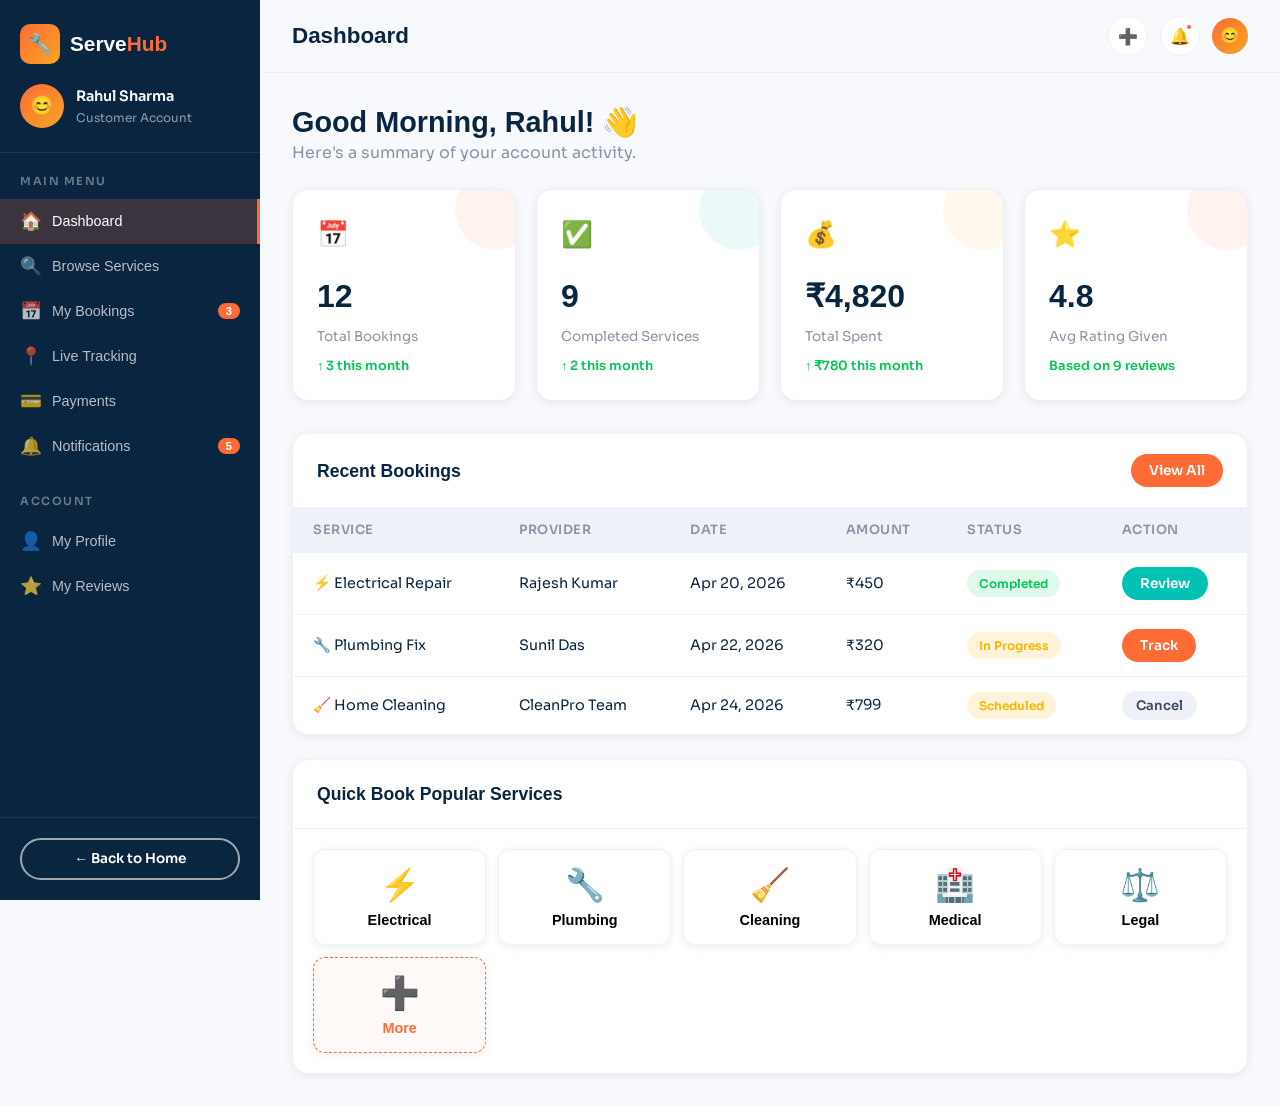
<file: unified-marketplace/customer.html>
<!DOCTYPE html>
<html lang="en">
<head>
<meta charset="UTF-8">
<meta name="viewport" content="width=device-width, initial-scale=1.0">
<title>Customer Dashboard – ServeHub</title>
<link rel="stylesheet" href="css/style.css">
<link rel="stylesheet" href="css/dashboard.css">
</head>
<body>

<!-- SIDEBAR -->
<div class="dash-layout">
<aside class="sidebar" id="sidebar">
  <div class="sidebar-header">
    <a href="index.html" class="logo">
      <div class="logo-icon">🔧</div>
      <span class="logo-text">Serve<span>Hub</span></span>
    </a>
    <div class="sidebar-user">
      <div class="sidebar-avatar">😊</div>
      <div class="sidebar-user-info">
        <div class="user-name">Rahul Sharma</div>
        <div class="user-role">Customer Account</div>
      </div>
    </div>
  </div>
  <nav class="sidebar-nav">
    <div class="nav-section">
      <div class="nav-section-label">Main Menu</div>
      <button class="nav-item active" data-page="dashboard">
        <span class="nav-icon">🏠</span><span class="nav-label">Dashboard</span>
      </button>
      <button class="nav-item" data-page="browse">
        <span class="nav-icon">🔍</span><span class="nav-label">Browse Services</span>
      </button>
      <button class="nav-item" data-page="bookings">
        <span class="nav-icon">📅</span><span class="nav-label">My Bookings</span>
        <span class="nav-badge">3</span>
      </button>
      <button class="nav-item" data-page="tracking">
        <span class="nav-icon">📍</span><span class="nav-label">Live Tracking</span>
      </button>
      <button class="nav-item" data-page="payments">
        <span class="nav-icon">💳</span><span class="nav-label">Payments</span>
      </button>
      <button class="nav-item" data-page="notifications">
        <span class="nav-icon">🔔</span><span class="nav-label">Notifications</span>
        <span class="nav-badge">5</span>
      </button>
    </div>
    <div class="nav-section">
      <div class="nav-section-label">Account</div>
      <button class="nav-item" data-page="profile">
        <span class="nav-icon">👤</span><span class="nav-label">My Profile</span>
      </button>
      <button class="nav-item" data-page="reviews">
        <span class="nav-icon">⭐</span><span class="nav-label">My Reviews</span>
      </button>
    </div>
  </nav>
  <div class="sidebar-footer">
    <a href="index.html" class="btn btn-outline-white btn-sm btn-full">← Back to Home</a>
  </div>
</aside>
<div class="dash-overlay" id="dash-overlay"></div>

<!-- MAIN -->
<main class="dash-main">
  <div class="dash-topbar">
    <div style="display:flex; align-items:center; gap:16px">
      <button class="topbar-icon-btn" id="mobile-ham" style="display:none">☰</button>
      <div class="topbar-title" id="topbar-title">Dashboard</div>
    </div>
    <div class="topbar-actions">
      <button class="topbar-icon-btn" onclick="openModal('booking-modal')" title="Book Service">➕</button>
      <button class="topbar-icon-btn" title="Notifications">
        🔔<span class="notif-dot"></span>
      </button>
      <div style="width:36px;height:36px;border-radius:50%;background:linear-gradient(135deg,var(--accent),var(--gold));display:flex;align-items:center;justify-content:center;cursor:pointer;font-size:1rem;">😊</div>
    </div>
  </div>

  <div class="dash-content">

    <!-- DASHBOARD PAGE -->
    <div class="page-section active" id="page-dashboard">
      <div style="margin-bottom:24px">
        <h3>Good Morning, Rahul! 👋</h3>
        <p class="text-muted">Here's a summary of your account activity.</p>
      </div>
      <div class="stats-grid">
        <div class="stat-card">
          <span class="stat-icon">📅</span>
          <div class="stat-val">12</div>
          <div class="stat-desc">Total Bookings</div>
          <div class="stat-change up">↑ 3 this month</div>
        </div>
        <div class="stat-card teal">
          <span class="stat-icon">✅</span>
          <div class="stat-val">9</div>
          <div class="stat-desc">Completed Services</div>
          <div class="stat-change up">↑ 2 this month</div>
        </div>
        <div class="stat-card gold">
          <span class="stat-icon">💰</span>
          <div class="stat-val">₹4,820</div>
          <div class="stat-desc">Total Spent</div>
          <div class="stat-change up">↑ ₹780 this month</div>
        </div>
        <div class="stat-card">
          <span class="stat-icon">⭐</span>
          <div class="stat-val">4.8</div>
          <div class="stat-desc">Avg Rating Given</div>
          <div class="stat-change up">Based on 9 reviews</div>
        </div>
      </div>

      <!-- Recent Bookings -->
      <div class="table-card mb-24">
        <div class="table-header">
          <div class="table-title">Recent Bookings</div>
          <button class="btn btn-primary btn-sm" onclick="document.querySelector('[data-page=bookings]').click()">View All</button>
        </div>
        <table class="data-table">
          <thead><tr><th>Service</th><th>Provider</th><th>Date</th><th>Amount</th><th>Status</th><th>Action</th></tr></thead>
          <tbody>
            <tr>
              <td>⚡ Electrical Repair</td>
              <td>Rajesh Kumar</td>
              <td>Apr 20, 2026</td>
              <td>₹450</td>
              <td><span class="status-badge status-active">Completed</span></td>
              <td><button class="btn btn-sm btn-teal" data-booking-action="review">Review</button></td>
            </tr>
            <tr>
              <td>🔧 Plumbing Fix</td>
              <td>Sunil Das</td>
              <td>Apr 22, 2026</td>
              <td>₹320</td>
              <td><span class="status-badge status-pending">In Progress</span></td>
              <td><button class="btn btn-sm btn-primary" data-booking-action="track">Track</button></td>
            </tr>
            <tr>
              <td>🧹 Home Cleaning</td>
              <td>CleanPro Team</td>
              <td>Apr 24, 2026</td>
              <td>₹799</td>
              <td><span class="status-badge status-pending">Scheduled</span></td>
              <td><button class="btn btn-sm" style="background:var(--light-gray);color:var(--dark-gray);border-radius:99px;padding:6px 14px;font-size:0.82rem;cursor:pointer;" data-booking-action="cancel">Cancel</button></td>
            </tr>
          </tbody>
        </table>
      </div>

      <!-- Quick Book -->
      <div class="table-card">
        <div class="table-header">
          <div class="table-title">Quick Book Popular Services</div>
        </div>
        <div style="padding:20px; display:grid; grid-template-columns:repeat(auto-fill,minmax(160px,1fr)); gap:12px;">
          <button class="service-card" style="text-align:center;padding:16px;border:1.5px solid var(--light-gray);border-radius:12px;cursor:pointer;background:var(--white);" onclick="openModal('booking-modal')">
            <div style="font-size:2rem;margin-bottom:8px">⚡</div><div style="font-weight:600;font-size:0.9rem">Electrical</div>
          </button>
          <button class="service-card" style="text-align:center;padding:16px;border:1.5px solid var(--light-gray);border-radius:12px;cursor:pointer;background:var(--white);" onclick="openModal('booking-modal')">
            <div style="font-size:2rem;margin-bottom:8px">🔧</div><div style="font-weight:600;font-size:0.9rem">Plumbing</div>
          </button>
          <button class="service-card" style="text-align:center;padding:16px;border:1.5px solid var(--light-gray);border-radius:12px;cursor:pointer;background:var(--white);" onclick="openModal('booking-modal')">
            <div style="font-size:2rem;margin-bottom:8px">🧹</div><div style="font-weight:600;font-size:0.9rem">Cleaning</div>
          </button>
          <button class="service-card" style="text-align:center;padding:16px;border:1.5px solid var(--light-gray);border-radius:12px;cursor:pointer;background:var(--white);" onclick="openModal('booking-modal')">
            <div style="font-size:2rem;margin-bottom:8px">🏥</div><div style="font-weight:600;font-size:0.9rem">Medical</div>
          </button>
          <button class="service-card" style="text-align:center;padding:16px;border:1.5px solid var(--light-gray);border-radius:12px;cursor:pointer;background:var(--white);" onclick="openModal('booking-modal')">
            <div style="font-size:2rem;margin-bottom:8px">⚖️</div><div style="font-weight:600;font-size:0.9rem">Legal</div>
          </button>
          <button class="service-card" style="text-align:center;padding:16px;border:1.5px dashed var(--accent);border-radius:12px;cursor:pointer;background:rgba(255,107,53,0.04);color:var(--accent);" onclick="openModal('booking-modal')">
            <div style="font-size:2rem;margin-bottom:8px">➕</div><div style="font-weight:600;font-size:0.9rem">More</div>
          </button>
        </div>
      </div>
    </div>

    <!-- BROWSE PAGE -->
    <div class="page-section" id="page-browse">
      <h3 style="margin-bottom:8px">Browse Services</h3>
      <p class="text-muted mb-24">Filter and find the right professional for your needs.</p>
      <div class="filter-bar">
        <button class="filter-chip active">All</button>
        <button class="filter-chip">⚡ Electrical</button>
        <button class="filter-chip">🔧 Plumbing</button>
        <button class="filter-chip">🧹 Cleaning</button>
        <button class="filter-chip">🏥 Medical</button>
        <button class="filter-chip">🏗️ Construction</button>
        <button class="filter-chip">⚖️ Legal</button>
        <button class="filter-chip">⭐ Top Rated</button>
        <button class="filter-chip">📍 Nearby</button>
      </div>
      <div style="display:grid;grid-template-columns:repeat(auto-fill,minmax(280px,1fr));gap:20px">
        <!-- Provider Cards -->
        <div class="provider-card" style="text-align:left;padding:20px">
          <div style="display:flex;gap:14px;align-items:flex-start">
            <div class="provider-avatar" style="width:56px;height:56px;font-size:1.4rem;flex-shrink:0">👨‍🔧</div>
            <div style="flex:1">
              <div class="verified-badge" style="margin-bottom:4px">✓ Verified</div>
              <div class="provider-name" style="font-size:1rem">Rajesh Kumar</div>
              <div class="provider-category">⚡ Electrician · Bhubaneswar</div>
              <div style="color:var(--gold);margin:6px 0;font-size:0.9rem">★★★★★ <span style="color:var(--mid-gray);font-size:0.8rem">(234)</span></div>
              <div style="display:flex;justify-content:space-between;align-items:center">
                <span style="font-weight:700;color:var(--accent)">₹299/hr</span>
                <button class="btn btn-primary btn-sm" onclick="openModal('booking-modal')">Book</button>
              </div>
            </div>
          </div>
        </div>
        <div class="provider-card" style="text-align:left;padding:20px">
          <div style="display:flex;gap:14px;align-items:flex-start">
            <div class="provider-avatar" style="width:56px;height:56px;font-size:1.4rem;flex-shrink:0">👩‍⚕️</div>
            <div style="flex:1">
              <div class="verified-badge" style="margin-bottom:4px">✓ Verified</div>
              <div class="provider-name" style="font-size:1rem">Dr. Priya Sharma</div>
              <div class="provider-category">🏥 Medical · Bhubaneswar</div>
              <div style="color:var(--gold);margin:6px 0;font-size:0.9rem">★★★★★ <span style="color:var(--mid-gray);font-size:0.8rem">(189)</span></div>
              <div style="display:flex;justify-content:space-between;align-items:center">
                <span style="font-weight:700;color:var(--accent)">₹599/visit</span>
                <button class="btn btn-primary btn-sm" onclick="openModal('booking-modal')">Book</button>
              </div>
            </div>
          </div>
        </div>
        <div class="provider-card" style="text-align:left;padding:20px">
          <div style="display:flex;gap:14px;align-items:flex-start">
            <div class="provider-avatar" style="width:56px;height:56px;font-size:1.4rem;flex-shrink:0">🔧</div>
            <div style="flex:1">
              <div class="verified-badge" style="margin-bottom:4px">✓ Verified</div>
              <div class="provider-name" style="font-size:1rem">Sunil Das</div>
              <div class="provider-category">🔧 Plumber · Cuttack</div>
              <div style="color:var(--gold);margin:6px 0;font-size:0.9rem">★★★★☆ <span style="color:var(--mid-gray);font-size:0.8rem">(98)</span></div>
              <div style="display:flex;justify-content:space-between;align-items:center">
                <span style="font-weight:700;color:var(--accent)">₹249/hr</span>
                <button class="btn btn-primary btn-sm" onclick="openModal('booking-modal')">Book</button>
              </div>
            </div>
          </div>
        </div>
        <div class="provider-card" style="text-align:left;padding:20px">
          <div style="display:flex;gap:14px;align-items:flex-start">
            <div class="provider-avatar" style="width:56px;height:56px;font-size:1.4rem;flex-shrink:0">🧹</div>
            <div style="flex:1">
              <div class="verified-badge" style="margin-bottom:4px">✓ Verified</div>
              <div class="provider-name" style="font-size:1rem">CleanPro Services</div>
              <div class="provider-category">🧹 Cleaning · Bhubaneswar</div>
              <div style="color:var(--gold);margin:6px 0;font-size:0.9rem">★★★★★ <span style="color:var(--mid-gray);font-size:0.8rem">(312)</span></div>
              <div style="display:flex;justify-content:space-between;align-items:center">
                <span style="font-weight:700;color:var(--accent)">₹349/session</span>
                <button class="btn btn-primary btn-sm" onclick="openModal('booking-modal')">Book</button>
              </div>
            </div>
          </div>
        </div>
      </div>
    </div>

    <!-- BOOKINGS PAGE -->
    <div class="page-section" id="page-bookings">
      <h3 style="margin-bottom:8px">My Bookings</h3>
      <p class="text-muted mb-24">Manage all your service bookings in one place.</p>
      <div class="filter-bar">
        <button class="filter-chip active">All</button>
        <button class="filter-chip">Scheduled</button>
        <button class="filter-chip">In Progress</button>
        <button class="filter-chip">Completed</button>
        <button class="filter-chip">Cancelled</button>
      </div>
      <div style="display:flex;flex-direction:column;gap:12px">
        <div class="booking-card">
          <div class="booking-icon">⚡</div>
          <div class="booking-info">
            <div class="booking-service">Electrical Repair – Rajesh Kumar</div>
            <div class="booking-meta">📅 Apr 20, 2026 · 10:00 AM &nbsp; 📍 123 MG Road, Bhubaneswar &nbsp; 💰 ₹450</div>
          </div>
          <span class="status-badge status-active">Completed</span>
          <div class="booking-actions">
            <button class="btn btn-teal btn-sm" data-booking-action="review">Review</button>
          </div>
        </div>
        <div class="booking-card">
          <div class="booking-icon">🔧</div>
          <div class="booking-info">
            <div class="booking-service">Plumbing Fix – Sunil Das</div>
            <div class="booking-meta">📅 Apr 22, 2026 · 2:00 PM &nbsp; 📍 45 Saheed Nagar &nbsp; 💰 ₹320</div>
          </div>
          <span class="status-badge status-pending">In Progress</span>
          <div class="booking-actions">
            <button class="btn btn-primary btn-sm" data-booking-action="track">Track</button>
          </div>
        </div>
        <div class="booking-card">
          <div class="booking-icon">🧹</div>
          <div class="booking-info">
            <div class="booking-service">Home Cleaning – CleanPro Team</div>
            <div class="booking-meta">📅 Apr 24, 2026 · 9:00 AM &nbsp; 📍 7 Patia, Bhubaneswar &nbsp; 💰 ₹799</div>
          </div>
          <span class="status-badge status-pending">Scheduled</span>
          <div class="booking-actions">
            <button class="btn btn-sm" style="background:var(--light-gray);color:var(--dark-gray);border-radius:99px;padding:6px 14px;font-size:0.82rem;cursor:pointer;" data-booking-action="cancel">Cancel</button>
          </div>
        </div>
      </div>
    </div>

    <!-- TRACKING PAGE -->
    <div class="page-section" id="page-tracking">
      <h3 style="margin-bottom:8px">Live Tracking</h3>
      <p class="text-muted mb-24">Track your service provider in real-time.</p>
      <div class="table-card" style="padding:20px">
        <div style="display:flex;align-items:center;justify-content:space-between;margin-bottom:16px;flex-wrap:wrap;gap:12px">
          <div>
            <div style="font-weight:600;font-size:1.05rem">🔧 Plumbing Fix · Sunil Das</div>
            <div style="color:var(--mid-gray);font-size:0.85rem">Booking #SH-2026-0422 · In Progress</div>
          </div>
          <span class="status-badge status-active" style="font-size:0.8rem">🟢 Provider En Route</span>
        </div>
        <div class="map-placeholder">
          <svg class="map-grid" width="100%" height="100%">
            <defs><pattern id="grid" width="40" height="40" patternUnits="userSpaceOnUse"><path d="M 40 0 L 0 0 0 40" fill="none" stroke="#1a5276" stroke-width="0.5"/></pattern></defs>
            <rect width="100%" height="100%" fill="url(#grid)"/>
          </svg>
          <div style="text-align:center;z-index:1;position:relative">
            <div class="map-pin">📍</div>
            <div style="background:white;padding:8px 16px;border-radius:8px;font-size:0.85rem;font-weight:600;box-shadow:var(--shadow-md)">Sunil Das is 1.2 km away</div>
          </div>
        </div>
        <div class="tracking-info">
          <div class="tracking-stat"><div class="tracking-val">1.2 km</div><div class="tracking-label">Distance Away</div></div>
          <div class="tracking-stat"><div class="tracking-val">~8 min</div><div class="tracking-label">ETA</div></div>
          <div class="tracking-stat"><div class="tracking-val">2:00 PM</div><div class="tracking-label">Booking Time</div></div>
          <div class="tracking-stat"><div class="tracking-val">₹320</div><div class="tracking-label">Estimated Cost</div></div>
        </div>
        <div style="display:flex;gap:12px;margin-top:16px;flex-wrap:wrap">
          <button class="btn btn-teal">💬 Message Provider</button>
          <button class="btn btn-primary">📞 Call Provider</button>
        </div>
      </div>
    </div>

    <!-- PAYMENTS PAGE -->
    <div class="page-section" id="page-payments">
      <h3 style="margin-bottom:8px">Payment History</h3>
      <p class="text-muted mb-24">All your transaction records.</p>
      <div class="table-card">
        <div class="table-header">
          <div class="table-title">Transactions</div>
          <button class="btn btn-sm" style="background:var(--light-gray);color:var(--dark-gray);border-radius:99px;padding:8px 18px;cursor:pointer;" data-export>⬇ Export</button>
        </div>
        <table class="data-table">
          <thead><tr><th>Booking ID</th><th>Service</th><th>Amount</th><th>Date</th><th>Method</th><th>Status</th></tr></thead>
          <tbody>
            <tr><td>#SH-0420</td><td>Electrical Repair</td><td>₹450</td><td>Apr 20</td><td>UPI</td><td><span class="status-badge status-active">Paid</span></td></tr>
            <tr><td>#SH-0322</td><td>Plumbing</td><td>₹320</td><td>Mar 22</td><td>Card</td><td><span class="status-badge status-active">Paid</span></td></tr>
            <tr><td>#SH-0315</td><td>Home Cleaning</td><td>₹799</td><td>Mar 15</td><td>Wallet</td><td><span class="status-badge status-active">Paid</span></td></tr>
            <tr><td>#SH-0210</td><td>Legal Consultation</td><td>₹599</td><td>Feb 10</td><td>UPI</td><td><span class="status-badge status-completed">Refunded</span></td></tr>
          </tbody>
        </table>
      </div>
    </div>

    <!-- NOTIFICATIONS PAGE -->
    <div class="page-section" id="page-notifications">
      <h3 style="margin-bottom:8px">Notifications</h3>
      <p class="text-muted mb-24">Stay updated with your service activity.</p>
      <div class="table-card" style="padding:20px 24px">
        <div class="notif-item">
          <div class="notif-dot2"></div>
          <div class="notif-content"><div class="notif-title">Booking Confirmed ✅</div><div class="notif-desc">Your cleaning service on Apr 24 has been confirmed by CleanPro Team.</div></div>
          <div class="notif-time">2 min ago</div>
        </div>
        <div class="notif-item">
          <div class="notif-dot2"></div>
          <div class="notif-content"><div class="notif-title">Provider En Route 📍</div><div class="notif-desc">Sunil Das has started heading to your location. ETA: 8 minutes.</div></div>
          <div class="notif-time">15 min ago</div>
        </div>
        <div class="notif-item">
          <div class="notif-dot2"></div>
          <div class="notif-content"><div class="notif-title">Payment Successful 💳</div><div class="notif-desc">₹450 paid for Electrical Repair. Invoice sent to your email.</div></div>
          <div class="notif-time">2 days ago</div>
        </div>
        <div class="notif-item">
          <div class="notif-dot2 read"></div>
          <div class="notif-content"><div class="notif-title">Rate Your Service ⭐</div><div class="notif-desc">How was your experience with Rajesh Kumar? Share your feedback.</div></div>
          <div class="notif-time">3 days ago</div>
        </div>
        <div class="notif-item">
          <div class="notif-dot2 read"></div>
          <div class="notif-content"><div class="notif-title">Welcome to ServeHub! 🎉</div><div class="notif-desc">Your account is ready. Book your first service today!</div></div>
          <div class="notif-time">1 week ago</div>
        </div>
      </div>
    </div>

    <!-- PROFILE PAGE -->
    <div class="page-section" id="page-profile">
      <h3 style="margin-bottom:8px">My Profile</h3>
      <p class="text-muted mb-24">Update your personal information.</p>
      <div class="profile-card mb-24">
        <div class="profile-banner"></div>
        <div class="profile-body">
          <div class="profile-pic">😊</div>
          <div class="profile-name">Rahul Sharma</div>
          <div class="profile-email">rahul.sharma@email.com · +91 98765 43210</div>
          <div style="display:flex;gap:24px;margin-top:16px">
            <div><div style="font-weight:700;font-size:1.1rem">12</div><div style="color:var(--mid-gray);font-size:0.8rem">Bookings</div></div>
            <div><div style="font-weight:700;font-size:1.1rem">9</div><div style="color:var(--mid-gray);font-size:0.8rem">Completed</div></div>
            <div><div style="font-weight:700;font-size:1.1rem">4.8⭐</div><div style="color:var(--mid-gray);font-size:0.8rem">Avg Rating</div></div>
          </div>
        </div>
      </div>
      <div class="table-card" style="padding:28px">
        <form id="profile-form">
          <div class="grid-2">
            <div class="form-group"><label class="form-label">Full Name</label><input class="form-control" type="text" value="Rahul Sharma" /></div>
            <div class="form-group"><label class="form-label">Email</label><input class="form-control" type="email" value="rahul.sharma@email.com" /></div>
            <div class="form-group"><label class="form-label">Mobile</label><input class="form-control" type="tel" value="+91 98765 43210" /></div>
            <div class="form-group"><label class="form-label">City</label><input class="form-control" type="text" value="Bhubaneswar" /></div>
          </div>
          <div class="form-group"><label class="form-label">Full Address</label><textarea class="form-control" rows="2">123 MG Road, Unit 3, Bhubaneswar, Odisha – 751001</textarea></div>
          <button type="submit" class="btn btn-primary">Save Changes</button>
        </form>
      </div>
    </div>

    <!-- REVIEWS PAGE -->
    <div class="page-section" id="page-reviews">
      <h3 style="margin-bottom:8px">My Reviews</h3>
      <p class="text-muted mb-24">Reviews you've submitted for service providers.</p>
      <div style="display:flex;flex-direction:column;gap:16px">
        <div class="testimonial-card">
          <div style="display:flex;justify-content:space-between;margin-bottom:8px">
            <strong>Rajesh Kumar – Electrician</strong><span style="color:var(--gold)">★★★★★</span>
          </div>
          <p class="testimonial-text">Excellent work! Fixed all the wiring issues quickly and professionally. Highly recommend!</p>
          <div style="color:var(--mid-gray);font-size:0.8rem">Posted on Apr 20, 2026</div>
        </div>
        <div class="testimonial-card">
          <div style="display:flex;justify-content:space-between;margin-bottom:8px">
            <strong>CleanPro Team – Cleaning</strong><span style="color:var(--gold)">★★★★☆</span>
          </div>
          <p class="testimonial-text">Very thorough and punctual. The house was spotless. Minor issue with one corner but overall great service.</p>
          <div style="color:var(--mid-gray);font-size:0.8rem">Posted on Mar 15, 2026</div>
        </div>
      </div>
    </div>

  </div><!-- end dash-content -->
</main>
</div><!-- end dash-layout -->

<!-- MODALS -->
<div class="modal-overlay" id="booking-modal">
  <div class="modal">
    <div class="modal-header">
      <div class="modal-title">Book a Service 📅</div>
      <button class="modal-close">✕</button>
    </div>
    <form id="booking-form">
      <div class="form-group"><label class="form-label">Service Category</label>
        <select class="form-control"><option>Electrical Work</option><option>Plumbing</option><option>Cleaning</option><option>Construction</option><option>Medical</option><option>Legal</option></select></div>
      <div class="form-group"><label class="form-label">Date</label><input class="form-control" type="date" /></div>
      <div class="form-group"><label class="form-label">Time Slot</label>
        <select class="form-control"><option>9:00 AM – 11:00 AM</option><option>11:00 AM – 1:00 PM</option><option>2:00 PM – 4:00 PM</option><option>4:00 PM – 6:00 PM</option></select></div>
      <div class="form-group"><label class="form-label">Address</label><input class="form-control" type="text" placeholder="Service address" /></div>
      <div class="form-group"><label class="form-label">Notes</label><textarea class="form-control" rows="2" placeholder="Describe your issue..."></textarea></div>
      <div style="background:var(--light-gray);padding:12px;border-radius:8px;font-size:0.85rem;margin-bottom:16px">💳 Payment held in escrow — released after service completion</div>
      <button type="submit" class="btn btn-primary btn-full">Confirm Booking →</button>
    </form>
  </div>
</div>

<div class="modal-overlay" id="tracking-modal">
  <div class="modal">
    <div class="modal-header"><div class="modal-title">Live Tracking 📍</div><button class="modal-close">✕</button></div>
    <div class="map-placeholder" style="height:220px">
      <svg width="100%" height="100%"><defs><pattern id="g2" width="40" height="40" patternUnits="userSpaceOnUse"><path d="M 40 0 L 0 0 0 40" fill="none" stroke="#1a5276" stroke-width="0.5"/></pattern></defs><rect width="100%" height="100%" fill="url(#g2)"/></svg>
      <div style="z-index:1;text-align:center"><div class="map-pin">📍</div></div>
    </div>
    <div class="tracking-info" style="margin-top:16px">
      <div class="tracking-stat"><div class="tracking-val">1.2 km</div><div class="tracking-label">Away</div></div>
      <div class="tracking-stat"><div class="tracking-val">~8 min</div><div class="tracking-label">ETA</div></div>
    </div>
    <div style="margin-top:16px;padding:12px;background:rgba(0,194,178,0.1);border-radius:8px;font-size:0.85rem;color:var(--teal);font-weight:500">
      📱 Provider will notify you when 500m away
    </div>
  </div>
</div>

<div class="modal-overlay" id="review-modal">
  <div class="modal">
    <div class="modal-header"><div class="modal-title">Rate & Review ⭐</div><button class="modal-close">✕</button></div>
    <form id="review-form">
      <div style="text-align:center;margin-bottom:24px">
        <div style="font-size:2.5rem;margin-bottom:8px">👨‍🔧</div>
        <div style="font-weight:600">Rajesh Kumar</div>
        <div style="color:var(--mid-gray);font-size:0.85rem">Electrical Repair · Apr 20, 2026</div>
      </div>
      <div class="form-group" style="text-align:center">
        <label class="form-label">Your Rating</label>
        <div class="star-rating" style="font-size:2.5rem;cursor:pointer;display:flex;justify-content:center;gap:8px" data-value="0">
          <span class="star" style="color:#ddd">★</span>
          <span class="star" style="color:#ddd">★</span>
          <span class="star" style="color:#ddd">★</span>
          <span class="star" style="color:#ddd">★</span>
          <span class="star" style="color:#ddd">★</span>
        </div>
      </div>
      <div class="form-group"><label class="form-label">Review (max 500 chars)</label>
        <textarea class="form-control" rows="3" maxlength="500" placeholder="Share your experience..."></textarea></div>
      <button type="submit" class="btn btn-primary btn-full">Submit Review →</button>
    </form>
  </div>
</div>

<script src="js/main.js"></script>
<script src="js/dashboard.js"></script>
<script>
  // Show mobile ham on small screens
  if (window.innerWidth <= 900) document.getElementById('mobile-ham').style.display = 'flex';
  window.addEventListener('resize', () => {
    const ham = document.getElementById('mobile-ham');
    if (ham) ham.style.display = window.innerWidth <= 900 ? 'flex' : 'none';
  });
</script>
</body>
</html>
</file>
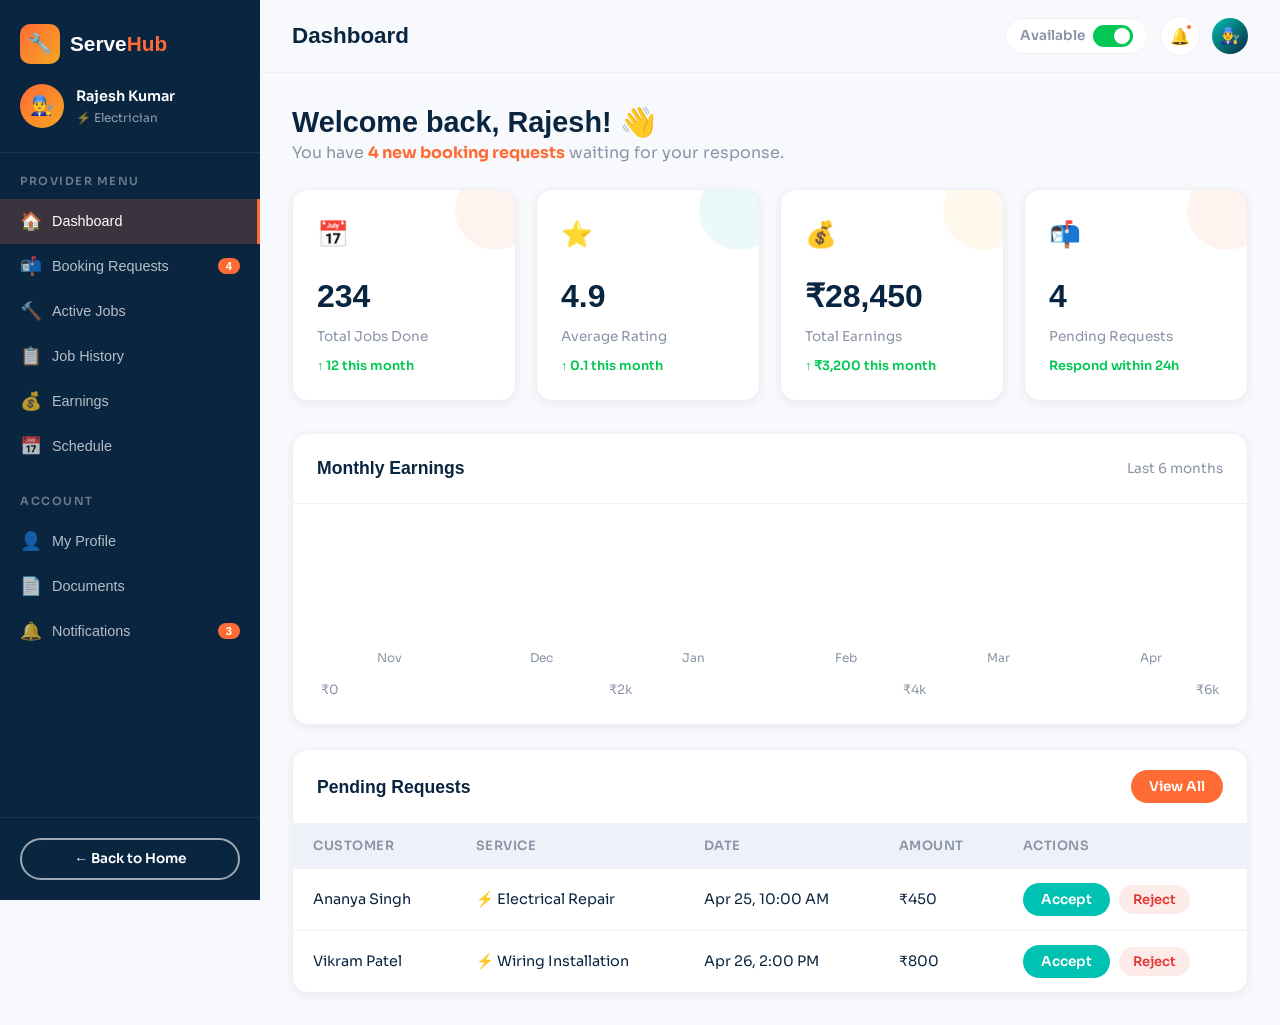
<file: unified-marketplace/provider.html>
<!DOCTYPE html>
<html lang="en">
<head>
<meta charset="UTF-8">
<meta name="viewport" content="width=device-width, initial-scale=1.0">
<title>Provider Dashboard – ServeHub</title>
<link rel="stylesheet" href="css/style.css">
<link rel="stylesheet" href="css/dashboard.css">
</head>
<body>
<div class="dash-layout">
<aside class="sidebar" id="sidebar">
  <div class="sidebar-header">
    <a href="index.html" class="logo">
      <div class="logo-icon">🔧</div>
      <span class="logo-text">Serve<span>Hub</span></span>
    </a>
    <div class="sidebar-user">
      <div class="sidebar-avatar">👨‍🔧</div>
      <div class="sidebar-user-info">
        <div class="user-name">Rajesh Kumar</div>
        <div class="user-role">⚡ Electrician</div>
      </div>
    </div>
  </div>
  <nav class="sidebar-nav">
    <div class="nav-section">
      <div class="nav-section-label">Provider Menu</div>
      <button class="nav-item active" data-page="dashboard"><span class="nav-icon">🏠</span><span class="nav-label">Dashboard</span></button>
      <button class="nav-item" data-page="requests"><span class="nav-icon">📬</span><span class="nav-label">Booking Requests</span><span class="nav-badge">4</span></button>
      <button class="nav-item" data-page="active"><span class="nav-icon">🔨</span><span class="nav-label">Active Jobs</span></button>
      <button class="nav-item" data-page="history"><span class="nav-icon">📋</span><span class="nav-label">Job History</span></button>
      <button class="nav-item" data-page="earnings"><span class="nav-icon">💰</span><span class="nav-label">Earnings</span></button>
      <button class="nav-item" data-page="schedule"><span class="nav-icon">📅</span><span class="nav-label">Schedule</span></button>
    </div>
    <div class="nav-section">
      <div class="nav-section-label">Account</div>
      <button class="nav-item" data-page="profile"><span class="nav-icon">👤</span><span class="nav-label">My Profile</span></button>
      <button class="nav-item" data-page="documents"><span class="nav-icon">📄</span><span class="nav-label">Documents</span></button>
      <button class="nav-item" data-page="notifications"><span class="nav-icon">🔔</span><span class="nav-label">Notifications</span><span class="nav-badge">3</span></button>
    </div>
  </nav>
  <div class="sidebar-footer">
    <a href="index.html" class="btn btn-outline-white btn-sm btn-full">← Back to Home</a>
  </div>
</aside>
<div class="dash-overlay" id="dash-overlay"></div>

<main class="dash-main">
  <div class="dash-topbar">
    <div style="display:flex; align-items:center; gap:16px">
      <button class="topbar-icon-btn" id="mobile-ham" style="display:none">☰</button>
      <div class="topbar-title" id="topbar-title">Dashboard</div>
    </div>
    <div class="topbar-actions">
      <!-- Availability Toggle -->
      <div style="display:flex;align-items:center;gap:8px;background:var(--white);border:1.5px solid var(--light-gray);border-radius:99px;padding:6px 14px">
        <span style="font-size:0.85rem;font-weight:600;color:var(--mid-gray)">Available</span>
        <label style="position:relative;display:inline-block;width:40px;height:22px;cursor:pointer">
          <input type="checkbox" id="availability-toggle" checked style="opacity:0;width:0;height:0">
          <span style="position:absolute;inset:0;background:var(--success);border-radius:99px;transition:0.3s;"></span>
          <span style="position:absolute;top:3px;left:3px;width:16px;height:16px;background:white;border-radius:50%;transition:0.3s;transform:translateX(18px)"></span>
        </label>
      </div>
      <button class="topbar-icon-btn">🔔<span class="notif-dot"></span></button>
      <div style="width:36px;height:36px;border-radius:50%;background:linear-gradient(135deg,var(--teal),var(--primary));display:flex;align-items:center;justify-content:center;cursor:pointer;font-size:1rem;">👨‍🔧</div>
    </div>
  </div>

  <div class="dash-content">

    <!-- DASHBOARD -->
    <div class="page-section active" id="page-dashboard">
      <div style="margin-bottom:24px">
        <h3>Welcome back, Rajesh! 👋</h3>
        <p class="text-muted">You have <strong style="color:var(--accent)">4 new booking requests</strong> waiting for your response.</p>
      </div>
      <div class="stats-grid">
        <div class="stat-card">
          <span class="stat-icon">📅</span>
          <div class="stat-val">234</div>
          <div class="stat-desc">Total Jobs Done</div>
          <div class="stat-change up">↑ 12 this month</div>
        </div>
        <div class="stat-card teal">
          <span class="stat-icon">⭐</span>
          <div class="stat-val">4.9</div>
          <div class="stat-desc">Average Rating</div>
          <div class="stat-change up">↑ 0.1 this month</div>
        </div>
        <div class="stat-card gold">
          <span class="stat-icon">💰</span>
          <div class="stat-val">₹28,450</div>
          <div class="stat-desc">Total Earnings</div>
          <div class="stat-change up">↑ ₹3,200 this month</div>
        </div>
        <div class="stat-card">
          <span class="stat-icon">📬</span>
          <div class="stat-val">4</div>
          <div class="stat-desc">Pending Requests</div>
          <div class="stat-change up">Respond within 24h</div>
        </div>
      </div>

      <!-- Earnings Chart -->
      <div class="table-card mb-24">
        <div class="table-header">
          <div class="table-title">Monthly Earnings</div>
          <span style="color:var(--mid-gray);font-size:0.85rem">Last 6 months</span>
        </div>
        <div class="chart-container">
          <div class="chart-bars">
            <div class="chart-bar-group"><div class="chart-bar primary" data-height="60%" style="height:0"></div><span class="chart-label">Nov</span></div>
            <div class="chart-bar-group"><div class="chart-bar primary" data-height="75%" style="height:0"></div><span class="chart-label">Dec</span></div>
            <div class="chart-bar-group"><div class="chart-bar primary" data-height="55%" style="height:0"></div><span class="chart-label">Jan</span></div>
            <div class="chart-bar-group"><div class="chart-bar primary" data-height="90%" style="height:0"></div><span class="chart-label">Feb</span></div>
            <div class="chart-bar-group"><div class="chart-bar primary" data-height="80%" style="height:0"></div><span class="chart-label">Mar</span></div>
            <div class="chart-bar-group"><div class="chart-bar primary" data-height="100%" style="height:0"></div><span class="chart-label">Apr</span></div>
          </div>
          <div style="display:flex;justify-content:space-between;margin-top:12px;padding:0 4px;color:var(--mid-gray);font-size:0.8rem">
            <span>₹0</span><span>₹2k</span><span>₹4k</span><span>₹6k</span>
          </div>
        </div>
      </div>

      <!-- Quick Requests Preview -->
      <div class="table-card">
        <div class="table-header">
          <div class="table-title">Pending Requests</div>
          <button class="btn btn-primary btn-sm" onclick="document.querySelector('[data-page=requests]').click()">View All</button>
        </div>
        <table class="data-table">
          <thead><tr><th>Customer</th><th>Service</th><th>Date</th><th>Amount</th><th>Actions</th></tr></thead>
          <tbody>
            <tr>
              <td>Ananya Singh</td>
              <td>⚡ Electrical Repair</td>
              <td>Apr 25, 10:00 AM</td>
              <td>₹450</td>
              <td>
                <button class="btn btn-sm btn-teal" data-booking-action="accept">Accept</button>
                <button class="btn btn-sm" style="background:rgba(229,57,53,0.1);color:var(--danger);border-radius:99px;padding:6px 14px;font-size:0.82rem;cursor:pointer;margin-left:6px" data-booking-action="reject">Reject</button>
              </td>
            </tr>
            <tr>
              <td>Vikram Patel</td>
              <td>⚡ Wiring Installation</td>
              <td>Apr 26, 2:00 PM</td>
              <td>₹800</td>
              <td>
                <button class="btn btn-sm btn-teal" data-booking-action="accept">Accept</button>
                <button class="btn btn-sm" style="background:rgba(229,57,53,0.1);color:var(--danger);border-radius:99px;padding:6px 14px;font-size:0.82rem;cursor:pointer;margin-left:6px" data-booking-action="reject">Reject</button>
              </td>
            </tr>
          </tbody>
        </table>
      </div>
    </div>

    <!-- BOOKING REQUESTS -->
    <div class="page-section" id="page-requests">
      <h3 style="margin-bottom:8px">Booking Requests</h3>
      <p class="text-muted mb-24">Review and respond to incoming service requests.</p>
      <div style="display:flex;flex-direction:column;gap:16px">
        <div class="table-card" style="padding:20px">
          <div style="display:flex;align-items:flex-start;justify-content:space-between;flex-wrap:wrap;gap:12px">
            <div>
              <div style="font-weight:600;font-size:1rem;margin-bottom:4px">⚡ Electrical Repair</div>
              <div style="color:var(--mid-gray);font-size:0.85rem">📅 Apr 25, 10:00 AM &nbsp; 📍 Saheed Nagar, Bhubaneswar</div>
              <div style="color:var(--mid-gray);font-size:0.85rem;margin-top:4px">👤 Ananya Singh &nbsp; 💰 ₹450 &nbsp; ⏱️ ~2 hours</div>
              <div style="background:var(--light-gray);padding:10px;border-radius:8px;margin-top:10px;font-size:0.85rem;max-width:400px">
                "Two switches not working and light flickering in bedroom. Need urgent fix."
              </div>
            </div>
            <div style="display:flex;gap:10px">
              <button class="btn btn-teal" data-booking-action="accept">✓ Accept</button>
              <button class="btn" style="background:rgba(229,57,53,0.1);color:var(--danger);border:1.5px solid rgba(229,57,53,0.2);border-radius:99px;padding:12px 24px;font-size:0.95rem;cursor:pointer;" data-booking-action="reject">✕ Reject</button>
            </div>
          </div>
          <div style="display:flex;gap:8px;margin-top:16px;flex-wrap:wrap">
            <span class="status-badge status-pending">⏳ Awaiting Response</span>
            <span style="background:rgba(255,179,0,0.1);color:var(--warning);padding:4px 12px;border-radius:99px;font-size:0.75rem;font-weight:600">⚡ Respond within 2h</span>
          </div>
        </div>
        <div class="table-card" style="padding:20px">
          <div style="display:flex;align-items:flex-start;justify-content:space-between;flex-wrap:wrap;gap:12px">
            <div>
              <div style="font-weight:600;font-size:1rem;margin-bottom:4px">⚡ Wiring Installation</div>
              <div style="color:var(--mid-gray);font-size:0.85rem">📅 Apr 26, 2:00 PM &nbsp; 📍 Patia, Bhubaneswar</div>
              <div style="color:var(--mid-gray);font-size:0.85rem;margin-top:4px">👤 Vikram Patel &nbsp; 💰 ₹800 &nbsp; ⏱️ ~4 hours</div>
              <div style="background:var(--light-gray);padding:10px;border-radius:8px;margin-top:10px;font-size:0.85rem;max-width:400px">
                "New flat, need full wiring done for 2BHK. Bring all materials."
              </div>
            </div>
            <div style="display:flex;gap:10px">
              <button class="btn btn-teal" data-booking-action="accept">✓ Accept</button>
              <button class="btn" style="background:rgba(229,57,53,0.1);color:var(--danger);border:1.5px solid rgba(229,57,53,0.2);border-radius:99px;padding:12px 24px;font-size:0.95rem;cursor:pointer;" data-booking-action="reject">✕ Reject</button>
            </div>
          </div>
        </div>
      </div>
    </div>

    <!-- ACTIVE JOBS -->
    <div class="page-section" id="page-active">
      <h3 style="margin-bottom:8px">Active Jobs</h3>
      <p class="text-muted mb-24">Jobs you're currently working on.</p>
      <div class="table-card" style="padding:20px;margin-bottom:16px">
        <div style="display:flex;justify-content:space-between;align-items:flex-start;flex-wrap:wrap;gap:12px">
          <div>
            <div style="font-weight:600;font-size:1.05rem;margin-bottom:6px">🔧 Plumbing Fix – Sunil Das Booking</div>
            <div style="color:var(--mid-gray);font-size:0.85rem;margin-bottom:8px">📅 Apr 22, 2:00 PM &nbsp; 📍 45 Saheed Nagar &nbsp; ₹320</div>
            <span class="status-badge status-pending">In Progress</span>
          </div>
          <div style="display:flex;gap:10px;flex-wrap:wrap">
            <button class="btn btn-primary" data-booking-action="complete">✓ Mark Complete</button>
            <button class="btn btn-teal">💬 Message</button>
          </div>
        </div>
        <div style="margin-top:16px;background:var(--light-gray);border-radius:8px;overflow:hidden">
          <div style="height:8px;background:linear-gradient(90deg,var(--teal),var(--accent));width:65%;border-radius:8px"></div>
        </div>
        <div style="font-size:0.8rem;color:var(--mid-gray);margin-top:4px">Service completion: 65%</div>
      </div>
    </div>

    <!-- JOB HISTORY -->
    <div class="page-section" id="page-history">
      <h3 style="margin-bottom:8px">Job History</h3>
      <p class="text-muted mb-24">All your completed service records.</p>
      <div class="table-card">
        <table class="data-table">
          <thead><tr><th>Booking ID</th><th>Customer</th><th>Service</th><th>Date</th><th>Earned</th><th>Rating</th><th>Status</th></tr></thead>
          <tbody>
            <tr><td>#SH-0420</td><td>Kavita Rao</td><td>⚡ Fan Installation</td><td>Apr 20</td><td>₹380</td><td>⭐ 5.0</td><td><span class="status-badge status-active">Completed</span></td></tr>
            <tr><td>#SH-0418</td><td>Mohit Gupta</td><td>⚡ Board Repair</td><td>Apr 18</td><td>₹550</td><td>⭐ 4.8</td><td><span class="status-badge status-active">Completed</span></td></tr>
            <tr><td>#SH-0414</td><td>Priya Nair</td><td>⚡ AC Wiring</td><td>Apr 14</td><td>₹720</td><td>⭐ 5.0</td><td><span class="status-badge status-active">Completed</span></td></tr>
            <tr><td>#SH-0410</td><td>Ravi Shankar</td><td>⚡ Meter Fix</td><td>Apr 10</td><td>₹290</td><td>⭐ 4.5</td><td><span class="status-badge status-active">Completed</span></td></tr>
          </tbody>
        </table>
      </div>
    </div>

    <!-- EARNINGS -->
    <div class="page-section" id="page-earnings">
      <h3 style="margin-bottom:8px">Earnings Dashboard</h3>
      <p class="text-muted mb-24">Track your income and withdrawals.</p>
      <div class="stats-grid mb-24">
        <div class="stat-card gold"><span class="stat-icon">💰</span><div class="stat-val">₹3,200</div><div class="stat-desc">This Month</div></div>
        <div class="stat-card"><span class="stat-icon">🏦</span><div class="stat-val">₹28,450</div><div class="stat-desc">Total Earned</div></div>
        <div class="stat-card teal"><span class="stat-icon">✅</span><div class="stat-val">₹2,890</div><div class="stat-desc">Available to Withdraw</div></div>
        <div class="stat-card"><span class="stat-icon">⏳</span><div class="stat-val">₹310</div><div class="stat-desc">Pending Release</div></div>
      </div>
      <div class="table-card" style="padding:24px;margin-bottom:16px">
        <h4 style="margin-bottom:16px">Withdraw Earnings</h4>
        <div style="display:flex;gap:12px;align-items:center;flex-wrap:wrap">
          <input class="form-control" type="number" placeholder="Enter amount" style="max-width:200px" />
          <select class="form-control" style="max-width:200px"><option>Bank Account (SBI ••3421)</option><option>UPI (rajesh@upi)</option></select>
          <button class="btn btn-primary" onclick="showToast('Withdrawal initiated! Arrives in 1-2 business days.','success')">Withdraw Now</button>
        </div>
        <div style="margin-top:12px;font-size:0.85rem;color:var(--mid-gray)">💡 Weekly payouts every Monday. Minimum withdrawal: ₹100</div>
      </div>
    </div>

    <!-- SCHEDULE -->
    <div class="page-section" id="page-schedule">
      <h3 style="margin-bottom:8px">My Schedule</h3>
      <p class="text-muted mb-24">Manage your availability and working hours.</p>
      <div class="table-card" style="padding:24px">
        <h4 style="margin-bottom:16px">Working Hours</h4>
        <div style="display:flex;flex-direction:column;gap:12px">
          <div style="display:flex;align-items:center;justify-content:space-between;flex-wrap:wrap;gap:12px">
            <strong>Monday – Friday</strong>
            <div style="display:flex;gap:8px;align-items:center">
              <input type="time" class="form-control" value="09:00" style="width:130px" />
              <span>to</span>
              <input type="time" class="form-control" value="18:00" style="width:130px" />
              <label style="cursor:pointer;display:flex;align-items:center;gap:6px"><input type="checkbox" checked /> Available</label>
            </div>
          </div>
          <div style="display:flex;align-items:center;justify-content:space-between;flex-wrap:wrap;gap:12px">
            <strong>Saturday</strong>
            <div style="display:flex;gap:8px;align-items:center">
              <input type="time" class="form-control" value="10:00" style="width:130px" />
              <span>to</span>
              <input type="time" class="form-control" value="15:00" style="width:130px" />
              <label style="cursor:pointer;display:flex;align-items:center;gap:6px"><input type="checkbox" checked /> Available</label>
            </div>
          </div>
          <div style="display:flex;align-items:center;justify-content:space-between;flex-wrap:wrap;gap:12px">
            <strong>Sunday</strong>
            <div style="display:flex;gap:8px;align-items:center">
              <input type="time" class="form-control" value="00:00" style="width:130px" disabled />
              <span>to</span>
              <input type="time" class="form-control" value="00:00" style="width:130px" disabled />
              <label style="cursor:pointer;display:flex;align-items:center;gap:6px"><input type="checkbox" /> Available</label>
            </div>
          </div>
        </div>
        <button class="btn btn-primary mt-16" onclick="showToast('Schedule updated!','success')">Save Schedule</button>
      </div>
    </div>

    <!-- PROFILE -->
    <div class="page-section" id="page-profile">
      <h3 style="margin-bottom:8px">Provider Profile</h3>
      <p class="text-muted mb-24">Your public-facing profile visible to customers.</p>
      <div class="profile-card mb-24">
        <div class="profile-banner" style="background:linear-gradient(135deg,var(--teal),var(--primary))"></div>
        <div class="profile-body">
          <div class="profile-pic">👨‍🔧</div>
          <div class="profile-name">Rajesh Kumar</div>
          <div class="profile-email">rajesh.kumar@email.com · +91 91234 56789</div>
          <div class="verified-badge" style="margin-top:8px">✓ KYC Verified</div>
          <div style="display:flex;gap:24px;margin-top:16px">
            <div><div style="font-weight:700;font-size:1.1rem">4.9⭐</div><div style="color:var(--mid-gray);font-size:0.8rem">Rating</div></div>
            <div><div style="font-weight:700;font-size:1.1rem">234</div><div style="color:var(--mid-gray);font-size:0.8rem">Jobs</div></div>
            <div><div style="font-weight:700;font-size:1.1rem">5 yrs</div><div style="color:var(--mid-gray);font-size:0.8rem">Experience</div></div>
          </div>
        </div>
      </div>
      <div class="table-card" style="padding:28px">
        <form id="profile-form">
          <div class="grid-2">
            <div class="form-group"><label class="form-label">Full Name</label><input class="form-control" type="text" value="Rajesh Kumar" /></div>
            <div class="form-group"><label class="form-label">Service Category</label><select class="form-control"><option selected>Electrical Work</option><option>Plumbing</option><option>Construction</option></select></div>
            <div class="form-group"><label class="form-label">Hourly Rate (₹)</label><input class="form-control" type="number" value="299" /></div>
            <div class="form-group"><label class="form-label">Experience (Years)</label><input class="form-control" type="number" value="5" /></div>
          </div>
          <div class="form-group"><label class="form-label">Bio / Description</label>
            <textarea class="form-control" rows="3">Certified electrician with 5+ years experience. Specializing in residential repairs, wiring, and safety inspections. Available 24/7 for emergencies.</textarea></div>
          <button type="submit" class="btn btn-primary">Update Profile</button>
        </form>
      </div>
    </div>

    <!-- DOCUMENTS -->
    <div class="page-section" id="page-documents">
      <h3 style="margin-bottom:8px">KYC Documents</h3>
      <p class="text-muted mb-24">Verification documents for your account.</p>
      <div style="display:grid;grid-template-columns:repeat(auto-fill,minmax(280px,1fr));gap:16px">
        <div class="table-card" style="padding:20px">
          <div style="display:flex;align-items:center;gap:12px;margin-bottom:12px">
            <div style="font-size:2rem">🪪</div>
            <div><div style="font-weight:600">Aadhaar Card</div><div style="font-size:0.8rem;color:var(--mid-gray)">Identity Verification</div></div>
          </div>
          <span class="status-badge status-active">✓ Verified</span>
          <div style="font-size:0.8rem;color:var(--mid-gray);margin-top:8px">Uploaded: Jan 15, 2026</div>
        </div>
        <div class="table-card" style="padding:20px">
          <div style="display:flex;align-items:center;gap:12px;margin-bottom:12px">
            <div style="font-size:2rem">📄</div>
            <div><div style="font-weight:600">PAN Card</div><div style="font-size:0.8rem;color:var(--mid-gray)">Tax Verification</div></div>
          </div>
          <span class="status-badge status-active">✓ Verified</span>
          <div style="font-size:0.8rem;color:var(--mid-gray);margin-top:8px">Uploaded: Jan 15, 2026</div>
        </div>
        <div class="table-card" style="padding:20px">
          <div style="display:flex;align-items:center;gap:12px;margin-bottom:12px">
            <div style="font-size:2rem">🎓</div>
            <div><div style="font-weight:600">Professional Certificate</div><div style="font-size:0.8rem;color:var(--mid-gray)">ITI Electrician Cert</div></div>
          </div>
          <span class="status-badge status-active">✓ Verified</span>
          <div style="font-size:0.8rem;color:var(--mid-gray);margin-top:8px">Uploaded: Jan 16, 2026</div>
        </div>
        <div class="table-card" style="padding:20px;border:2px dashed var(--light-gray)">
          <div style="text-align:center;padding:20px 0">
            <div style="font-size:2.5rem;margin-bottom:8px">➕</div>
            <div style="font-weight:600;margin-bottom:4px">Upload New Document</div>
            <div style="font-size:0.85rem;color:var(--mid-gray);margin-bottom:16px">JPG, PNG or PDF · Max 5MB</div>
            <button class="btn btn-primary btn-sm" onclick="showToast('Document upload feature coming soon','info')">Upload</button>
          </div>
        </div>
      </div>
    </div>

    <!-- NOTIFICATIONS -->
    <div class="page-section" id="page-notifications">
      <h3 style="margin-bottom:8px">Notifications</h3>
      <p class="text-muted mb-24">Stay updated with bookings and platform news.</p>
      <div class="table-card" style="padding:20px 24px">
        <div class="notif-item">
          <div class="notif-dot2"></div>
          <div class="notif-content"><div class="notif-title">New Booking Request 📬</div><div class="notif-desc">Ananya Singh has requested Electrical Repair on Apr 25. Respond within 2 hours.</div></div>
          <div class="notif-time">10 min ago</div>
        </div>
        <div class="notif-item">
          <div class="notif-dot2"></div>
          <div class="notif-content"><div class="notif-title">Payment Received 💰</div><div class="notif-desc">₹380 has been credited for Fan Installation job. Available for withdrawal.</div></div>
          <div class="notif-time">2 days ago</div>
        </div>
        <div class="notif-item">
          <div class="notif-dot2 read"></div>
          <div class="notif-content"><div class="notif-title">New 5-Star Review ⭐</div><div class="notif-desc">Kavita Rao left you a 5-star review: "Excellent work! Very professional."</div></div>
          <div class="notif-time">3 days ago</div>
        </div>
        <div class="notif-item">
          <div class="notif-dot2 read"></div>
          <div class="notif-content"><div class="notif-title">Account Verified ✅</div><div class="notif-desc">Your KYC verification is complete. You can now accept bookings on ServeHub.</div></div>
          <div class="notif-time">1 month ago</div>
        </div>
      </div>
    </div>

  </div>
</main>
</div>

<script src="js/main.js"></script>
<script src="js/dashboard.js"></script>
<script>
  if (window.innerWidth <= 900) document.getElementById('mobile-ham').style.display = 'flex';
  window.addEventListener('resize', () => {
    const ham = document.getElementById('mobile-ham');
    if (ham) ham.style.display = window.innerWidth <= 900 ? 'flex' : 'none';
  });
</script>
</body>
</html>
</file>
<file: unified-marketplace/css/style.css>
/* ===== UNIFIED SERVICE MARKETPLACE - GLOBAL STYLES ===== */
@import url('https://fonts.googleapis.com/css2?family=Clash+Display:wght@400;500;600;700&family=Sora:wght@300;400;500;600&display=swap');

:root {
  --primary: #0A2540;
  --primary-light: #1a3a5c;
  --accent: #FF6B35;
  --accent-light: #ff8a5c;
  --teal: #00C2B2;
  --teal-light: #00e5d2;
  --gold: #F5A623;
  --white: #FFFFFF;
  --off-white: #F8F9FC;
  --light-gray: #EEF1F7;
  --mid-gray: #8A94A6;
  --dark-gray: #3D4B5C;
  --danger: #E53935;
  --success: #00C853;
  --warning: #FFB300;
  --shadow-sm: 0 2px 8px rgba(10,37,64,0.08);
  --shadow-md: 0 8px 32px rgba(10,37,64,0.12);
  --shadow-lg: 0 20px 60px rgba(10,37,64,0.18);
  --radius-sm: 8px;
  --radius-md: 16px;
  --radius-lg: 24px;
  --radius-xl: 40px;
  --font-display: 'Clash Display', sans-serif;
  --font-body: 'Sora', sans-serif;
  --transition: all 0.3s cubic-bezier(0.4, 0, 0.2, 1);
}

*, *::before, *::after { box-sizing: border-box; margin: 0; padding: 0; }

html { scroll-behavior: smooth; }

body {
  font-family: var(--font-body);
  background: var(--off-white);
  color: var(--primary);
  line-height: 1.6;
  overflow-x: hidden;
}

/* ===== UTILITY ===== */
.container { max-width: 1200px; margin: 0 auto; padding: 0 24px; }
.flex { display: flex; }
.flex-center { display: flex; align-items: center; justify-content: center; }
.flex-between { display: flex; align-items: center; justify-content: space-between; }
.grid-2 { display: grid; grid-template-columns: repeat(2, 1fr); gap: 24px; }
.grid-3 { display: grid; grid-template-columns: repeat(3, 1fr); gap: 24px; }
.grid-4 { display: grid; grid-template-columns: repeat(4, 1fr); gap: 24px; }
.text-center { text-align: center; }
.text-accent { color: var(--accent); }
.text-teal { color: var(--teal); }
.text-muted { color: var(--mid-gray); }
.mt-8 { margin-top: 8px; }
.mt-16 { margin-top: 16px; }
.mt-24 { margin-top: 24px; }
.mt-40 { margin-top: 40px; }
.mb-8 { margin-bottom: 8px; }
.mb-16 { margin-bottom: 16px; }
.mb-24 { margin-bottom: 24px; }
.hidden { display: none !important; }

/* ===== TYPOGRAPHY ===== */
h1, h2, h3, h4, h5 { font-family: var(--font-display); font-weight: 600; line-height: 1.2; }
h1 { font-size: clamp(2.2rem, 5vw, 3.8rem); }
h2 { font-size: clamp(1.8rem, 3.5vw, 2.8rem); }
h3 { font-size: clamp(1.3rem, 2.5vw, 1.8rem); }
h4 { font-size: 1.2rem; }
p { font-size: 1rem; color: var(--dark-gray); }

/* ===== BUTTONS ===== */
.btn {
  display: inline-flex; align-items: center; gap: 8px;
  padding: 12px 28px; border-radius: var(--radius-xl);
  font-family: var(--font-body); font-size: 0.95rem; font-weight: 600;
  cursor: pointer; border: none; text-decoration: none;
  transition: var(--transition); white-space: nowrap;
}
.btn-primary { background: var(--accent); color: var(--white); }
.btn-primary:hover { background: var(--accent-light); transform: translateY(-2px); box-shadow: 0 8px 24px rgba(255,107,53,0.35); }
.btn-secondary { background: transparent; color: var(--primary); border: 2px solid var(--primary); }
.btn-secondary:hover { background: var(--primary); color: var(--white); }
.btn-teal { background: var(--teal); color: var(--white); }
.btn-teal:hover { background: var(--teal-light); transform: translateY(-2px); box-shadow: 0 8px 24px rgba(0,194,178,0.35); }
.btn-white { background: var(--white); color: var(--primary); }
.btn-white:hover { transform: translateY(-2px); box-shadow: var(--shadow-md); }
.btn-outline-white { background: transparent; color: var(--white); border: 2px solid rgba(255,255,255,0.6); }
.btn-outline-white:hover { background: rgba(255,255,255,0.15); }
.btn-sm { padding: 8px 18px; font-size: 0.85rem; }
.btn-lg { padding: 16px 40px; font-size: 1.05rem; }
.btn-full { width: 100%; justify-content: center; }

/* ===== NAVBAR ===== */
.navbar {
  position: fixed; top: 0; left: 0; right: 0; z-index: 999;
  padding: 16px 0;
  background: rgba(10,37,64,0.95);
  backdrop-filter: blur(20px);
  border-bottom: 1px solid rgba(255,255,255,0.08);
  transition: var(--transition);
}
.navbar .container { display: flex; align-items: center; justify-content: space-between; }
.logo { display: flex; align-items: center; gap: 10px; text-decoration: none; }
.logo-icon {
  width: 40px; height: 40px; border-radius: 10px;
  background: linear-gradient(135deg, var(--accent), var(--gold));
  display: flex; align-items: center; justify-content: center;
  font-size: 1.2rem;
}
.logo-text { font-family: var(--font-display); font-size: 1.3rem; font-weight: 700; color: var(--white); }
.logo-text span { color: var(--accent); }
.nav-links { display: flex; align-items: center; gap: 32px; list-style: none; }
.nav-links a { color: rgba(255,255,255,0.8); text-decoration: none; font-size: 0.9rem; font-weight: 500; transition: var(--transition); }
.nav-links a:hover { color: var(--accent); }
.nav-actions { display: flex; align-items: center; gap: 12px; }
.hamburger { display: none; background: none; border: none; cursor: pointer; padding: 4px; }
.hamburger span { display: block; width: 24px; height: 2px; background: var(--white); margin: 5px 0; transition: var(--transition); }
.mobile-menu {
  display: none; position: fixed; top: 72px; left: 0; right: 0;
  background: var(--primary); padding: 20px 24px;
  flex-direction: column; gap: 16px; z-index: 998;
}
.mobile-menu.open { display: flex; }
.mobile-menu a { color: rgba(255,255,255,0.85); text-decoration: none; font-size: 1rem; padding: 8px 0; border-bottom: 1px solid rgba(255,255,255,0.08); }

/* ===== HERO ===== */
.hero {
  min-height: 100vh;
  background: linear-gradient(135deg, var(--primary) 0%, #0d3060 40%, #0a4a6e 100%);
  display: flex; align-items: center;
  position: relative; overflow: hidden;
  padding-top: 80px;
}
.hero::before {
  content: '';
  position: absolute; top: -20%; right: -10%;
  width: 70vw; height: 70vw; max-width: 800px; max-height: 800px;
  background: radial-gradient(circle, rgba(0,194,178,0.15) 0%, transparent 70%);
  border-radius: 50%;
}
.hero::after {
  content: '';
  position: absolute; bottom: -10%; left: -5%;
  width: 50vw; height: 50vw; max-width: 600px; max-height: 600px;
  background: radial-gradient(circle, rgba(255,107,53,0.12) 0%, transparent 70%);
  border-radius: 50%;
}
.hero-content { position: relative; z-index: 1; max-width: 600px; }
.hero-badge {
  display: inline-flex; align-items: center; gap: 8px;
  background: rgba(0,194,178,0.15); border: 1px solid rgba(0,194,178,0.3);
  color: var(--teal); padding: 8px 20px; border-radius: 99px;
  font-size: 0.85rem; font-weight: 600; margin-bottom: 24px;
}
.hero h1 { color: var(--white); margin-bottom: 20px; }
.hero h1 span { 
  color: var(--accent);
  background: linear-gradient(135deg, var(--accent), var(--gold));
  -webkit-background-clip: text; -webkit-text-fill-color: transparent;
}
.hero p { color: rgba(255,255,255,0.75); font-size: 1.1rem; margin-bottom: 40px; max-width: 500px; }
.hero-actions { display: flex; gap: 16px; flex-wrap: wrap; margin-bottom: 60px; }
.hero-stats { display: flex; gap: 40px; flex-wrap: wrap; }
.stat-item { text-align: center; }
.stat-number { font-family: var(--font-display); font-size: 2rem; font-weight: 700; color: var(--white); }
.stat-number span { color: var(--accent); }
.stat-label { color: rgba(255,255,255,0.6); font-size: 0.8rem; }
.hero-visual { position: relative; z-index: 1; }
.hero-card {
  background: rgba(255,255,255,0.08); backdrop-filter: blur(20px);
  border: 1px solid rgba(255,255,255,0.12); border-radius: var(--radius-lg);
  padding: 28px; color: var(--white); max-width: 360px;
  animation: floatCard 4s ease-in-out infinite;
}
@keyframes floatCard { 0%,100% { transform: translateY(0); } 50% { transform: translateY(-12px); } }
.card-header { display: flex; align-items: center; justify-content: space-between; margin-bottom: 20px; }
.card-avatar { width: 48px; height: 48px; border-radius: 50%; background: linear-gradient(135deg,var(--teal),var(--accent)); display: flex; align-items: center; justify-content: center; font-size: 1.4rem; }
.card-badge { background: rgba(0,200,83,0.2); color: #00C853; padding: 4px 12px; border-radius: 99px; font-size: 0.75rem; font-weight: 600; }
.card-service { font-family: var(--font-display); font-size: 1.1rem; margin-bottom: 4px; }
.card-location { color: rgba(255,255,255,0.6); font-size: 0.85rem; margin-bottom: 16px; }
.card-rating { display: flex; align-items: center; gap: 6px; margin-bottom: 16px; }
.stars { color: var(--gold); letter-spacing: 2px; }
.rating-val { font-weight: 600; }
.rating-count { color: rgba(255,255,255,0.5); font-size: 0.8rem; }
.card-price { display: flex; align-items: center; justify-content: space-between; }
.price { font-family: var(--font-display); font-size: 1.4rem; color: var(--accent); }
.card-actions { display: flex; gap: 8px; margin-top: 20px; }

/* ===== SEARCH BAR ===== */
.search-section { background: var(--white); padding: 40px 0; box-shadow: var(--shadow-md); }
.search-box {
  display: flex; gap: 12px; flex-wrap: wrap;
  background: var(--light-gray); border-radius: var(--radius-xl);
  padding: 8px; align-items: center;
}
.search-input-wrap { flex: 1; display: flex; align-items: center; gap: 10px; padding: 10px 16px; min-width: 200px; }
.search-input-wrap input {
  flex: 1; border: none; background: transparent;
  font-family: var(--font-body); font-size: 0.95rem; color: var(--primary);
  outline: none;
}
.search-input-wrap input::placeholder { color: var(--mid-gray); }
.search-divider { width: 1px; height: 40px; background: var(--light-gray); }
.search-select {
  flex: 1; min-width: 150px; padding: 10px 16px;
  border: none; background: transparent; font-family: var(--font-body);
  font-size: 0.95rem; color: var(--primary); outline: none; cursor: pointer;
}

/* ===== SECTIONS ===== */
.section { padding: 80px 0; }
.section-alt { background: var(--light-gray); }
.section-dark { background: var(--primary); color: var(--white); }
.section-dark p { color: rgba(255,255,255,0.7); }
.section-header { margin-bottom: 50px; }
.section-tag {
  display: inline-block;
  background: rgba(255,107,53,0.1); color: var(--accent);
  padding: 6px 16px; border-radius: 99px;
  font-size: 0.8rem; font-weight: 600; text-transform: uppercase; letter-spacing: 1px;
  margin-bottom: 12px;
}
.section-dark .section-tag { background: rgba(0,194,178,0.15); color: var(--teal); }

/* ===== SERVICE CARDS ===== */
.service-card {
  background: var(--white); border-radius: var(--radius-md);
  padding: 28px; box-shadow: var(--shadow-sm);
  transition: var(--transition); cursor: pointer;
  border: 1px solid transparent; position: relative; overflow: hidden;
}
.service-card::before {
  content: ''; position: absolute; top: 0; left: 0; right: 0;
  height: 3px; background: linear-gradient(90deg, var(--accent), var(--gold));
  transform: scaleX(0); transition: var(--transition);
}
.service-card:hover { transform: translateY(-6px); box-shadow: var(--shadow-lg); border-color: rgba(255,107,53,0.15); }
.service-card:hover::before { transform: scaleX(1); }
.service-icon {
  width: 60px; height: 60px; border-radius: var(--radius-sm);
  display: flex; align-items: center; justify-content: center;
  font-size: 1.8rem; margin-bottom: 16px;
}
.service-card h4 { margin-bottom: 8px; }
.service-card p { font-size: 0.9rem; margin-bottom: 16px; }
.service-meta { display: flex; align-items: center; justify-content: space-between; }
.service-providers { color: var(--mid-gray); font-size: 0.8rem; }
.service-price { color: var(--accent); font-weight: 700; font-size: 0.95rem; }

/* ===== HOW IT WORKS ===== */
.step-card {
  text-align: center; padding: 32px 24px;
  background: rgba(255,255,255,0.06); border-radius: var(--radius-md);
  border: 1px solid rgba(255,255,255,0.1);
}
.step-number {
  width: 60px; height: 60px; border-radius: 50%;
  background: linear-gradient(135deg, var(--accent), var(--gold));
  display: flex; align-items: center; justify-content: center;
  font-family: var(--font-display); font-size: 1.4rem; font-weight: 700;
  color: var(--white); margin: 0 auto 20px;
}
.step-card h4 { color: var(--white); margin-bottom: 10px; }
.step-card p { font-size: 0.9rem; }

/* ===== PROVIDER CARDS ===== */
.provider-card {
  background: var(--white); border-radius: var(--radius-md);
  padding: 24px; box-shadow: var(--shadow-sm);
  transition: var(--transition); text-align: center;
  border: 1px solid var(--light-gray);
}
.provider-card:hover { transform: translateY(-4px); box-shadow: var(--shadow-md); }
.provider-avatar {
  width: 80px; height: 80px; border-radius: 50%;
  background: linear-gradient(135deg, var(--teal), var(--primary));
  display: flex; align-items: center; justify-content: center;
  font-size: 2rem; margin: 0 auto 16px;
  border: 3px solid var(--light-gray);
}
.provider-name { font-family: var(--font-display); font-size: 1.1rem; margin-bottom: 4px; }
.provider-category { color: var(--teal); font-size: 0.85rem; font-weight: 600; margin-bottom: 8px; }
.provider-stats { display: flex; justify-content: center; gap: 16px; margin-bottom: 16px; }
.pstat { text-align: center; }
.pstat-val { font-weight: 700; font-size: 0.95rem; color: var(--primary); }
.pstat-label { color: var(--mid-gray); font-size: 0.75rem; }
.verified-badge {
  display: inline-flex; align-items: center; gap: 4px;
  background: rgba(0,200,83,0.1); color: var(--success);
  padding: 3px 10px; border-radius: 99px; font-size: 0.75rem; font-weight: 600;
  margin-bottom: 12px;
}

/* ===== TESTIMONIALS ===== */
.testimonial-card {
  background: var(--white); border-radius: var(--radius-md);
  padding: 28px; box-shadow: var(--shadow-sm);
  border: 1px solid var(--light-gray); position: relative;
}
.testimonial-card::before {
  content: '"'; font-family: var(--font-display); font-size: 4rem;
  color: var(--accent); opacity: 0.3; position: absolute; top: 10px; right: 20px;
  line-height: 1;
}
.testimonial-text { font-size: 0.95rem; margin-bottom: 20px; font-style: italic; }
.testimonial-author { display: flex; align-items: center; gap: 12px; }
.t-avatar { width: 44px; height: 44px; border-radius: 50%; background: linear-gradient(135deg, var(--accent), var(--gold)); display: flex; align-items: center; justify-content: center; font-size: 1.1rem; }
.t-name { font-weight: 600; font-size: 0.9rem; }
.t-role { color: var(--mid-gray); font-size: 0.8rem; }

/* ===== FORMS ===== */
.form-group { margin-bottom: 20px; }
.form-label { display: block; font-size: 0.875rem; font-weight: 600; color: var(--primary); margin-bottom: 8px; }
.form-control {
  width: 100%; padding: 12px 16px; border-radius: var(--radius-sm);
  border: 1.5px solid var(--light-gray); font-family: var(--font-body);
  font-size: 0.95rem; color: var(--primary); background: var(--white);
  transition: var(--transition); outline: none;
}
.form-control:focus { border-color: var(--accent); box-shadow: 0 0 0 3px rgba(255,107,53,0.1); }
.form-control::placeholder { color: var(--mid-gray); }
select.form-control { cursor: pointer; }

/* ===== MODALS ===== */
.modal-overlay {
  position: fixed; inset: 0; background: rgba(10,37,64,0.7);
  z-index: 9999; display: flex; align-items: center; justify-content: center;
  padding: 20px; opacity: 0; visibility: hidden; transition: var(--transition);
}
.modal-overlay.active { opacity: 1; visibility: visible; }
.modal {
  background: var(--white); border-radius: var(--radius-lg);
  max-width: 520px; width: 100%; padding: 40px;
  transform: translateY(20px); transition: var(--transition);
  max-height: 90vh; overflow-y: auto;
}
.modal-overlay.active .modal { transform: translateY(0); }
.modal-header { display: flex; align-items: center; justify-content: space-between; margin-bottom: 28px; }
.modal-title { font-family: var(--font-display); font-size: 1.5rem; }
.modal-close { background: none; border: none; font-size: 1.4rem; cursor: pointer; color: var(--mid-gray); transition: var(--transition); padding: 4px; }
.modal-close:hover { color: var(--danger); }
.modal-tabs { display: flex; gap: 4px; background: var(--light-gray); padding: 4px; border-radius: var(--radius-sm); margin-bottom: 28px; }
.modal-tab { flex: 1; padding: 10px; text-align: center; border: none; background: transparent; border-radius: var(--radius-sm); font-family: var(--font-body); font-size: 0.9rem; font-weight: 500; cursor: pointer; transition: var(--transition); color: var(--mid-gray); }
.modal-tab.active { background: var(--white); color: var(--primary); font-weight: 600; box-shadow: var(--shadow-sm); }
.social-login { display: flex; flex-direction: column; gap: 12px; margin-top: 20px; }
.btn-social { display: flex; align-items: center; justify-content: center; gap: 10px; padding: 12px; border-radius: var(--radius-sm); border: 1.5px solid var(--light-gray); background: var(--white); font-family: var(--font-body); font-size: 0.9rem; font-weight: 500; cursor: pointer; transition: var(--transition); color: var(--primary); }
.btn-social:hover { border-color: var(--accent); background: rgba(255,107,53,0.04); }
.divider { display: flex; align-items: center; gap: 12px; margin: 20px 0; }
.divider::before, .divider::after { content: ''; flex: 1; height: 1px; background: var(--light-gray); }
.divider span { color: var(--mid-gray); font-size: 0.85rem; }

/* ===== NOTIFICATION TOAST ===== */
.toast-container { position: fixed; top: 90px; right: 20px; z-index: 10000; display: flex; flex-direction: column; gap: 10px; }
.toast {
  background: var(--white); border-radius: var(--radius-sm);
  padding: 14px 20px; min-width: 280px; box-shadow: var(--shadow-lg);
  border-left: 4px solid var(--success); display: flex; align-items: center; gap: 12px;
  animation: slideInRight 0.4s cubic-bezier(0.4,0,0.2,1);
  font-size: 0.9rem;
}
.toast.error { border-color: var(--danger); }
.toast.warning { border-color: var(--warning); }
@keyframes slideInRight { from { transform: translateX(100%); opacity: 0; } to { transform: translateX(0); opacity: 1; } }

/* ===== FOOTER ===== */
.footer { background: var(--primary); color: rgba(255,255,255,0.75); padding: 60px 0 30px; }
.footer-grid { display: grid; grid-template-columns: 2fr 1fr 1fr 1fr; gap: 48px; margin-bottom: 48px; }
.footer-brand p { font-size: 0.9rem; margin-top: 12px; max-width: 280px; }
.footer h5 { color: var(--white); font-size: 1rem; margin-bottom: 16px; font-family: var(--font-display); }
.footer-links { list-style: none; display: flex; flex-direction: column; gap: 10px; }
.footer-links a { color: rgba(255,255,255,0.65); text-decoration: none; font-size: 0.9rem; transition: var(--transition); }
.footer-links a:hover { color: var(--accent); }
.footer-bottom { border-top: 1px solid rgba(255,255,255,0.1); padding-top: 24px; display: flex; align-items: center; justify-content: space-between; flex-wrap: gap; gap: 12px; }
.footer-bottom p { font-size: 0.85rem; }
.social-links { display: flex; gap: 12px; }
.social-link { width: 38px; height: 38px; background: rgba(255,255,255,0.08); border-radius: 50%; display: flex; align-items: center; justify-content: center; color: rgba(255,255,255,0.7); text-decoration: none; transition: var(--transition); font-size: 1rem; }
.social-link:hover { background: var(--accent); color: var(--white); }

/* ===== ANIMATIONS ===== */
.fade-up { opacity: 0; transform: translateY(30px); transition: opacity 0.6s ease, transform 0.6s ease; }
.fade-up.visible { opacity: 1; transform: translateY(0); }

/* ===== RESPONSIVE ===== */
@media (max-width: 1024px) {
  .grid-4 { grid-template-columns: repeat(2, 1fr); }
  .footer-grid { grid-template-columns: 1fr 1fr; }
}
@media (max-width: 768px) {
  .nav-links, .nav-actions { display: none; }
  .hamburger { display: block; }
  .hero .container { flex-direction: column; }
  .hero-visual { display: none; }
  .grid-2, .grid-3, .grid-4 { grid-template-columns: 1fr; }
  .hero-stats { gap: 24px; }
  .footer-grid { grid-template-columns: 1fr; gap: 32px; }
  .search-box { flex-direction: column; border-radius: var(--radius-md); }
  .search-divider { display: none; }
}
@media (max-width: 480px) {
  .hero-actions { flex-direction: column; }
  .btn-lg { width: 100%; justify-content: center; }
}
</file>
<file: unified-marketplace/css/dashboard.css>
/* ===== DASHBOARD STYLES ===== */
@import url('https://fonts.googleapis.com/css2?family=Clash+Display:wght@400;500;600;700&family=Sora:wght@300;400;500;600&display=swap');

/* ===== DASH LAYOUT ===== */
.dash-layout { display: flex; min-height: 100vh; background: var(--off-white); }

.sidebar {
  width: 260px; flex-shrink: 0;
  background: var(--primary); color: var(--white);
  display: flex; flex-direction: column;
  position: fixed; top: 0; left: 0; height: 100vh;
  z-index: 100; transition: var(--transition);
  overflow-y: auto;
}
.sidebar-header {
  padding: 24px 20px;
  border-bottom: 1px solid rgba(255,255,255,0.08);
}
.sidebar-user { display: flex; align-items: center; gap: 12px; margin-top: 20px; }
.sidebar-avatar {
  width: 44px; height: 44px; border-radius: 50%;
  background: linear-gradient(135deg, var(--accent), var(--gold));
  display: flex; align-items: center; justify-content: center;
  font-size: 1.2rem; flex-shrink: 0;
}
.sidebar-user-info .user-name { font-weight: 600; font-size: 0.9rem; color: var(--white); }
.sidebar-user-info .user-role { font-size: 0.75rem; color: rgba(255,255,255,0.55); }

.sidebar-nav { flex: 1; padding: 20px 0; }
.nav-section { margin-bottom: 24px; }
.nav-section-label { font-size: 0.7rem; text-transform: uppercase; letter-spacing: 1.5px; color: rgba(255,255,255,0.4); padding: 0 20px; margin-bottom: 8px; font-weight: 600; }
.nav-item {
  display: flex; align-items: center; gap: 12px;
  padding: 12px 20px; color: rgba(255,255,255,0.7);
  text-decoration: none; font-size: 0.9rem; font-weight: 500;
  transition: var(--transition); cursor: pointer; border: none; background: none; width: 100%;
}
.nav-item:hover { color: var(--white); background: rgba(255,255,255,0.06); }
.nav-item.active { color: var(--white); background: rgba(255,107,53,0.2); border-right: 3px solid var(--accent); }
.nav-item .nav-icon { font-size: 1.1rem; width: 20px; text-align: center; }
.nav-badge { margin-left: auto; background: var(--accent); color: var(--white); padding: 2px 8px; border-radius: 99px; font-size: 0.7rem; font-weight: 700; }

.sidebar-footer { padding: 20px; border-top: 1px solid rgba(255,255,255,0.08); }

/* ===== MAIN CONTENT ===== */
.dash-main { margin-left: 260px; flex: 1; display: flex; flex-direction: column; }
.dash-topbar {
  position: sticky; top: 0; z-index: 50;
  background: rgba(248,249,252,0.95); backdrop-filter: blur(10px);
  border-bottom: 1px solid var(--light-gray);
  padding: 16px 32px; display: flex; align-items: center; justify-content: space-between;
}
.topbar-title { font-family: var(--font-display); font-size: 1.4rem; font-weight: 600; }
.topbar-actions { display: flex; align-items: center; gap: 12px; }
.topbar-icon-btn {
  width: 40px; height: 40px; border-radius: 50%; background: var(--white);
  border: 1.5px solid var(--light-gray); display: flex; align-items: center; justify-content: center;
  cursor: pointer; transition: var(--transition); font-size: 1rem; position: relative;
}
.topbar-icon-btn:hover { border-color: var(--accent); color: var(--accent); }
.notif-dot { position: absolute; top: 6px; right: 6px; width: 8px; height: 8px; background: var(--accent); border-radius: 50%; border: 2px solid var(--off-white); }
.dash-content { padding: 32px; flex: 1; }

/* ===== STATS GRID ===== */
.stats-grid { display: grid; grid-template-columns: repeat(4, 1fr); gap: 20px; margin-bottom: 32px; }
.stat-card {
  background: var(--white); border-radius: var(--radius-md);
  padding: 24px; box-shadow: var(--shadow-sm);
  border: 1px solid var(--light-gray); position: relative; overflow: hidden;
}
.stat-card::after {
  content: ''; position: absolute; top: -20px; right: -20px;
  width: 80px; height: 80px; border-radius: 50%;
  background: var(--accent-bg, rgba(255,107,53,0.08));
}
.stat-card.teal::after { background: rgba(0,194,178,0.08); }
.stat-card.gold::after { background: rgba(245,166,35,0.08); }
.stat-card.blue::after { background: rgba(10,37,64,0.06); }
.stat-icon { font-size: 1.6rem; margin-bottom: 16px; display: block; }
.stat-val { font-family: var(--font-display); font-size: 2rem; font-weight: 700; color: var(--primary); margin-bottom: 4px; }
.stat-desc { font-size: 0.85rem; color: var(--mid-gray); margin-bottom: 8px; }
.stat-change { font-size: 0.8rem; font-weight: 600; display: flex; align-items: center; gap: 4px; }
.stat-change.up { color: var(--success); }
.stat-change.down { color: var(--danger); }

/* ===== TABLES ===== */
.table-card { background: var(--white); border-radius: var(--radius-md); box-shadow: var(--shadow-sm); overflow: hidden; border: 1px solid var(--light-gray); }
.table-header { padding: 20px 24px; display: flex; align-items: center; justify-content: space-between; border-bottom: 1px solid var(--light-gray); }
.table-title { font-family: var(--font-display); font-size: 1.1rem; font-weight: 600; }
.data-table { width: 100%; border-collapse: collapse; }
.data-table th { padding: 12px 20px; text-align: left; font-size: 0.8rem; text-transform: uppercase; letter-spacing: 0.5px; color: var(--mid-gray); background: var(--light-gray); font-weight: 600; }
.data-table td { padding: 14px 20px; border-bottom: 1px solid var(--light-gray); font-size: 0.9rem; vertical-align: middle; }
.data-table tr:last-child td { border-bottom: none; }
.data-table tr:hover td { background: rgba(255,107,53,0.03); }
.status-badge { padding: 4px 12px; border-radius: 99px; font-size: 0.75rem; font-weight: 600; display: inline-block; }
.status-active { background: rgba(0,200,83,0.12); color: var(--success); }
.status-pending { background: rgba(255,179,0,0.15); color: var(--warning); }
.status-rejected { background: rgba(229,57,53,0.1); color: var(--danger); }
.status-completed { background: rgba(0,194,178,0.1); color: var(--teal); }

/* ===== PAGE SECTIONS ===== */
.page-section { display: none; }
.page-section.active { display: block; }

/* ===== SERVICE BROWSE ===== */
.filter-bar { display: flex; gap: 12px; flex-wrap: wrap; margin-bottom: 24px; }
.filter-chip {
  padding: 8px 18px; border-radius: 99px; border: 1.5px solid var(--light-gray);
  background: var(--white); font-family: var(--font-body); font-size: 0.85rem;
  cursor: pointer; transition: var(--transition); font-weight: 500; color: var(--dark-gray);
}
.filter-chip:hover, .filter-chip.active { background: var(--accent); border-color: var(--accent); color: var(--white); }

/* ===== BOOKING CARD ===== */
.booking-card {
  background: var(--white); border-radius: var(--radius-md); padding: 20px;
  box-shadow: var(--shadow-sm); border: 1px solid var(--light-gray);
  display: flex; align-items: center; gap: 16px; transition: var(--transition);
}
.booking-card:hover { box-shadow: var(--shadow-md); }
.booking-icon { width: 50px; height: 50px; border-radius: var(--radius-sm); background: var(--light-gray); display: flex; align-items: center; justify-content: center; font-size: 1.4rem; flex-shrink: 0; }
.booking-info { flex: 1; }
.booking-service { font-weight: 600; margin-bottom: 4px; }
.booking-meta { font-size: 0.85rem; color: var(--mid-gray); }
.booking-actions { display: flex; gap: 8px; flex-shrink: 0; }

/* ===== CHART AREA ===== */
.chart-container { padding: 24px; }
.chart-bars { display: flex; align-items: flex-end; gap: 8px; height: 140px; }
.chart-bar-group { flex: 1; display: flex; flex-direction: column; align-items: center; gap: 4px; }
.chart-bar { width: 100%; border-radius: 4px 4px 0 0; transition: height 0.6s cubic-bezier(0.4,0,0.2,1); cursor: pointer; }
.chart-bar.primary { background: linear-gradient(180deg, var(--accent), rgba(255,107,53,0.5)); }
.chart-bar.secondary { background: linear-gradient(180deg, var(--teal), rgba(0,194,178,0.5)); }
.chart-label { font-size: 0.75rem; color: var(--mid-gray); }

/* ===== PROFILE ===== */
.profile-card {
  background: var(--white); border-radius: var(--radius-md); overflow: hidden;
  box-shadow: var(--shadow-sm); border: 1px solid var(--light-gray);
}
.profile-banner { height: 120px; background: linear-gradient(135deg, var(--primary), var(--teal)); }
.profile-body { padding: 0 24px 24px; position: relative; }
.profile-pic {
  width: 80px; height: 80px; border-radius: 50%; border: 4px solid var(--white);
  background: linear-gradient(135deg, var(--accent), var(--gold));
  display: flex; align-items: center; justify-content: center; font-size: 2rem;
  margin-top: -40px; margin-bottom: 12px;
}
.profile-name { font-family: var(--font-display); font-size: 1.3rem; margin-bottom: 4px; }
.profile-email { color: var(--mid-gray); font-size: 0.9rem; }

/* ===== TRACKING MAP ===== */
.map-placeholder {
  background: linear-gradient(135deg, #e8f4f8, #d4eaf5);
  border-radius: var(--radius-md); height: 300px;
  display: flex; align-items: center; justify-content: center;
  position: relative; overflow: hidden; border: 1px solid var(--light-gray);
}
.map-grid { position: absolute; inset: 0; opacity: 0.3; }
.map-pin { font-size: 2.5rem; animation: bounce 1.5s infinite; }
@keyframes bounce { 0%,100% { transform: translateY(0); } 50% { transform: translateY(-8px); } }
.tracking-info { display: flex; gap: 16px; flex-wrap: wrap; margin-top: 16px; }
.tracking-stat { background: var(--white); border-radius: var(--radius-sm); padding: 14px 20px; flex: 1; box-shadow: var(--shadow-sm); min-width: 120px; }
.tracking-val { font-family: var(--font-display); font-size: 1.3rem; font-weight: 700; color: var(--primary); }
.tracking-label { font-size: 0.8rem; color: var(--mid-gray); }

/* ===== NOTIFICATIONS PANEL ===== */
.notif-item { display: flex; align-items: flex-start; gap: 12px; padding: 16px 0; border-bottom: 1px solid var(--light-gray); }
.notif-item:last-child { border-bottom: none; }
.notif-dot2 { width: 10px; height: 10px; border-radius: 50%; background: var(--accent); flex-shrink: 0; margin-top: 6px; }
.notif-dot2.read { background: var(--light-gray); }
.notif-content .notif-title { font-weight: 600; font-size: 0.9rem; margin-bottom: 2px; }
.notif-content .notif-desc { font-size: 0.85rem; color: var(--mid-gray); }
.notif-time { font-size: 0.78rem; color: var(--mid-gray); white-space: nowrap; }

/* ===== RESPONSIVE DASH ===== */
@media (max-width: 1024px) { .stats-grid { grid-template-columns: repeat(2, 1fr); } }
@media (max-width: 900px) {
  .sidebar { transform: translateX(-100%); }
  .sidebar.open { transform: translateX(0); }
  .dash-main { margin-left: 0; }
  .dash-overlay { position: fixed; inset: 0; background: rgba(0,0,0,0.5); z-index: 99; display: none; }
  .dash-overlay.active { display: block; }
}
@media (max-width: 600px) { .stats-grid { grid-template-columns: 1fr; } .dash-content { padding: 16px; } }
</file>
